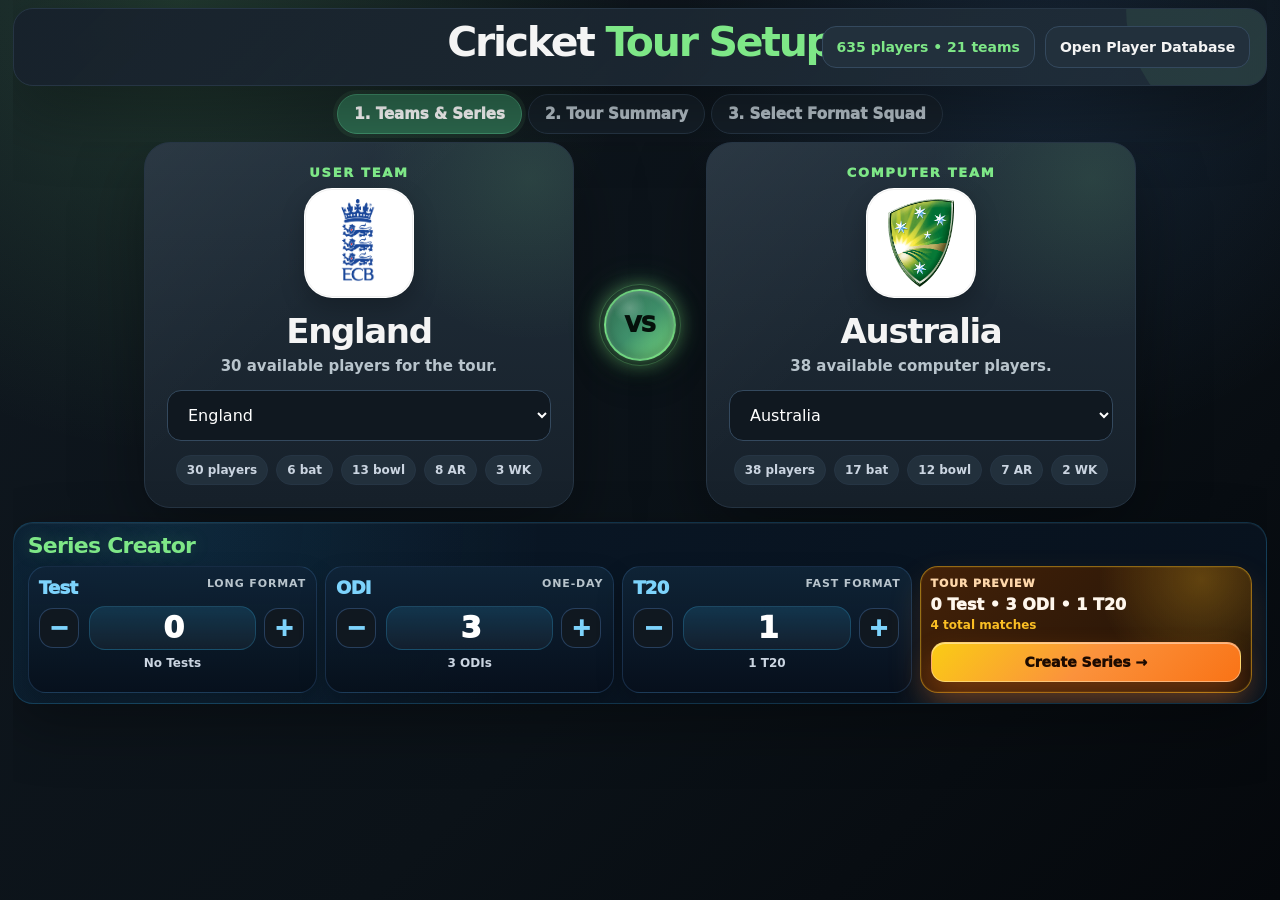
<file: index.html>
<!DOCTYPE html>
<html lang="en">
<head>
  <meta charset="UTF-8" />
  <meta name="viewport" content="width=device-width, initial-scale=1.0" />
  <title>Cricket Tour Setup - JSON Ready</title>
  <link rel="stylesheet" href="tour.css?v=1049" />
</head>
<body class="app-loading main-page">
  <main class="page">
    <section class="hero">
      <div>
        <h1 class="main-hero-title">Cricket <span>Tour Setup</span></h1>
      </div>

      <div class="hero-tools">
        <div class="database-row">
          <div class="database-pill" id="databaseCount">Looking for JSON...</div>

          <button 
            type="button" 
            class="secondary compact page-link" 
            onclick="window.location.href='player-database.html'"
          >
            Open Player Database
          </button>
        </div>

        <div class="data-source" id="dataSource">
          Put data/players.json inside this frontend folder.
        </div>

        <input 
          type="file" 
          id="jsonFileInput" 
          accept="application/json,.json" 
          hidden 
          onchange="handleJsonUpload(event)"
        >
      </div>
    </section>

    <nav class="steps" aria-label="Tour setup steps">
      <span class="step active" id="stepSetup">1. Teams & Series</span>
      <span class="step" id="stepSummary">2. Tour Summary</span>
      <span class="step" id="stepSquad">3. Select Format Squad</span>
    </nav>

    <section class="screen active" id="setupScreen">
      <div class="team-grid">
        <article class="team-card" id="userTeamCard">
          <div class="team-card-inner">
            <div class="team-label">User Team</div>

            <div class="logo-frame">
              <img id="userLogo" alt="User team official cricket logo">
              <div class="logo-fallback" id="userFallback"></div>
            </div>

            <h2 id="userTeamName">Choose Team</h2>
            <p id="userTeamDetails">Select your national team for the tour.</p>
            <select id="userTeamSelect"></select>
            <div class="team-stats" id="userTeamStats"></div>
          </div>
        </article>

        <div class="vs-card"><span>VS</span></div>

        <article class="team-card"  id="computerTeamCard">
          <div class="team-card-inner">
            <div class="team-label">Computer Team</div>

            <div class="logo-frame">
              <img id="computerLogo" alt="Computer team official cricket logo">
              <div class="logo-fallback" id="computerFallback"></div>
            </div>

            <h2 id="computerTeamName">Choose Team</h2>
            <p id="computerTeamDetails">Select the computer opponent.</p>
            <select id="computerTeamSelect"></select>
            <div class="team-stats" id="computerTeamStats"></div>
          </div>
        </article>
      </div>

      <section class="panel series-panel">
        <h2>Series Creator</h2>

        <div class="series-grid series-counter-grid">
          <input type="hidden" id="tests" value="0">
          <input type="hidden" id="odis" value="3">
          <input type="hidden" id="t20s" value="1">

          <div class="counter-card test-counter">
            <div class="counter-top">
              <span>Test</span>
              <small>Long Format</small>
            </div>

            <div class="counter-control">
              <button type="button" onclick="changeSeriesCount('tests', -1)">−</button>
              <strong id="testsCount">0</strong>
              <button type="button" onclick="changeSeriesCount('tests', 1)">+</button>
            </div>

            <div class="counter-bottom" id="testsLabel">No Tests</div>
          </div>

          <div class="counter-card odi-counter">
            <div class="counter-top">
              <span>ODI</span>
              <small>One-Day</small>
            </div>

            <div class="counter-control">
              <button type="button" onclick="changeSeriesCount('odis', -1)">−</button>
              <strong id="odisCount">3</strong>
              <button type="button" onclick="changeSeriesCount('odis', 1)">+</button>
            </div>

            <div class="counter-bottom" id="odisLabel">3 ODIs</div>
          </div>

          <div class="counter-card t20-counter">
            <div class="counter-top">
              <span>T20</span>
              <small>Fast Format</small>
            </div>

            <div class="counter-control">
              <button type="button" onclick="changeSeriesCount('t20s', -1)">−</button>
              <strong id="t20sCount">1</strong>
              <button type="button" onclick="changeSeriesCount('t20s', 1)">+</button>
            </div>

            <div class="counter-bottom" id="t20sLabel">1 T20</div>
          </div>

          <div class="series-create-card">
            <div>
              <span class="series-preview-label">Tour Preview</span>
              <strong id="seriesPreviewText">0 Test • 3 ODI • 1 T20</strong>
              <small id="seriesTotalText">4 total matches</small>
            </div>

            <button type="button" onclick="createSeries()">Create Series</button>
          </div>

          <div id="setupMsg" class="message error"></div>
        </div>
      </section>
    </section>

    <section class="screen" id="squadScreen">
      <button type="button" onclick="testComputerSquadPick()">
        Test Computer Squad Pick
      </button>

      <pre id="computerSquadTestOut"></pre>
      <div class="topline">
        <div>
          <h2 id="formatSquadTitle">Select Format Squad</h2>
        </div>

        <button class="secondary" onclick="showScreen('setup')">Back to Setup</button>
      </div>

      <section class="panel">
        <div class="squad-layout">
          <aside class="side-panel">
            <h3>Squad Rules</h3>
            <div class="chip-list">
              <div class="chip" id="selectedChip"><span>Selected</span><b>0</b></div>
              <div class="chip warn"><span>Minimum</span><b>12</b></div>
              <div class="chip good"><span>Maximum</span><b>18</b></div>
              <div class="chip" id="availableChip"><span>Available</span><b>0</b></div>
            </div>

            <div class="filters">
              <input type="text" id="searchBox" placeholder="Search player..." oninput="renderPlayerTable()">

              <select id="roleFilter" onchange="renderPlayerTable()">
                <option value="all">All roles</option>
                <option value="batsman">Batsmen</option>
                <option value="bowler">Bowlers</option>
                <option value="all-rounder">All-rounders</option>
                <option value="wicket-keeper">Wicket-keepers</option>
              </select>

              <button type="button" class="auto-user-squad-btn" onclick="autoPickUserSquad()">
                Auto Pick Squad
              </button>
            </div>

            <div class="actions">
              <button id="summaryBtn" onclick="finishSquad()" disabled>Save Squad</button>
              <button class="secondary" onclick="clearSquad()">Clear</button>
            </div>

            <div id="squadMsg" class="message error"></div>
          </aside>

          <div class="table-card">
            <table class="squad-table">
              <thead>
                <tr>
                  <th class="select-cell">Pick</th>

                  <th>
                    <button class="squad-sort-btn" data-squad-sort="name">
                      Player <span class="squad-sort-icon">↕</span>
                    </button>
                  </th>

                  <th>
                    <button class="squad-sort-btn" data-squad-sort="role">
                      Role <span class="squad-sort-icon">↕</span>
                    </button>
                  </th>

                  <th>
                    <button class="squad-sort-btn" data-squad-sort="batting">
                      Bat <span class="squad-sort-icon">↕</span>
                    </button>
                  </th>

                  <th>
                    <button class="squad-sort-btn" data-squad-sort="bowling">
                      Bowl <span class="squad-sort-icon">↕</span>
                    </button>
                  </th>

                  <th>
                    <button class="squad-sort-btn" data-squad-sort="fielding">
                      Field <span class="squad-sort-icon">↕</span>
                    </button>
                  </th>

                  <th>
                    <button class="squad-sort-btn" data-squad-sort="stamina">
                      Stamina <span class="squad-sort-icon">↕</span>
                    </button>
                  </th>

                  <th>
                    <button class="squad-sort-btn" data-squad-sort="fitness">
                      Fitness <span class="squad-sort-icon">↕</span>
                    </button>
                  </th>

                  <th>
                    <button class="squad-sort-btn" data-squad-sort="batStyle">
                      Bat Style <span class="squad-sort-icon">↕</span>
                    </button>
                  </th>

                  <th>
                    <button class="squad-sort-btn" data-squad-sort="bowlStyle">
                      Bowl Style <span class="squad-sort-icon">↕</span>
                    </button>
                  </th>
                </tr>
              </thead>

              <tbody id="playersTbody"></tbody>
            </table>
          </div>
        </div>
      </section>
    </section>

    <section class="screen" id="summaryScreen">
      <div class="schedule-page-header">
        <div>
          <h2>Tour Schedule</h2>
          <p id="scheduleSubTitle">Generated tour fixtures from your selected teams and formats.</p>
        </div>

        <div class="schedule-actions">
          <button class="secondary" onclick="showScreen('setup')">Back to setup</button>
          <button onclick="copyJson()">Copy Tour JSON</button>
          <button class="secondary" onclick="resetAll()">Start Over</button>
        </div>
      </div>

      <div class="tour-overview-card schedule-overview-outside">
        <div>
          <span class="overview-label">Tour</span>
          <h3 id="tourName">Tour Name</h3>
        </div>

        <div class="tour-overview-stats">
          <span id="tourTeamSummary">Teams</span>
          <span id="tourMatchSummary">Matches</span>
          <span id="tourSquadSummary">Squads</span>
        </div>
      </div>

      <section class="schedule-shell">
        <div id="scheduleList" class="schedule-list"></div>

        <details class="json-details">
          <summary>Saved Tour JSON</summary>
          <pre id="jsonOut"></pre>
        </details>

        <div id="copyMsg" class="message"></div>
      </section>
    </section>
  </main>

  <script src="tour.js?v=1049"></script>
</body>
</html>
</file>
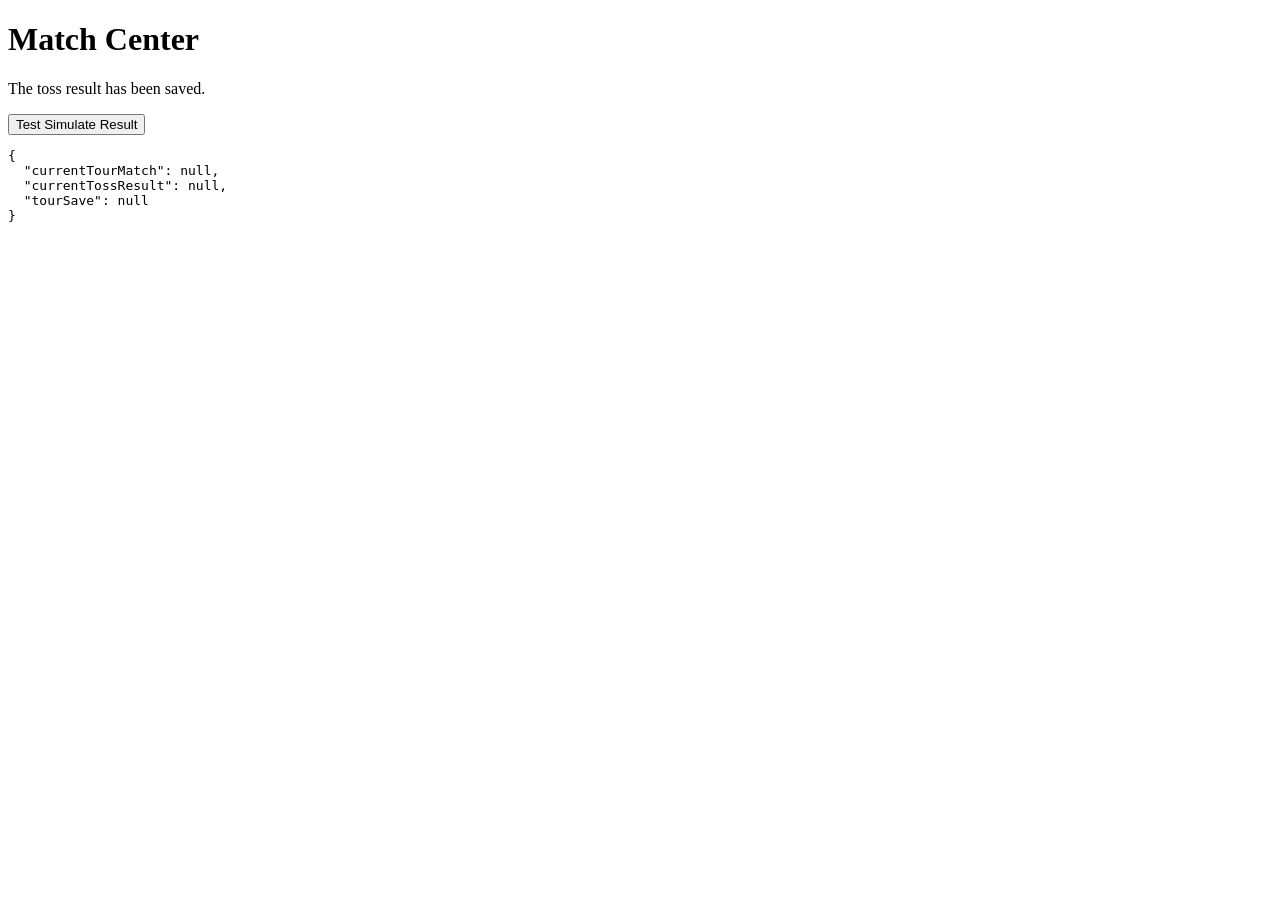
<file: match-center.html>
<!DOCTYPE html>
<html lang="en">
<head>
  <meta charset="UTF-8">
  <title>Match Center</title>
</head>
<body>
  <h1>Match Center</h1>
  <p>The toss result has been saved.</p>

  <button type="button" onclick="simulateMatchResultAndReturn()">
    Test Simulate Result
  </button>

  <pre id="out"></pre>

  <script>
    const TOUR_STORAGE_KEY = "cricketTourSetupSave_v1";

    function readJSON(key, fallback = null) {
      try {
        return JSON.parse(localStorage.getItem(key)) || fallback;
      } catch (error) {
        console.error("Could not read", key, error);
        return fallback;
      }
    }

    function writeJSON(key, value) {
      localStorage.setItem(key, JSON.stringify(value));
    }

    function getFullTeamNames(currentMatch) {
      const title = String(currentMatch?.match?.title || "");

      let titleTeamA = "";
      let titleTeamB = "";

      if (title.includes(" vs ")) {
        const mainPart = title.split(",")[0];
        const parts = mainPart.split(" vs ");
        titleTeamA = parts[0]?.trim() || "";
        titleTeamB = parts[1]?.trim() || "";
      }

      return {
        userTeam:
          currentMatch?.userTeam ||
          currentMatch?.teamA ||
          titleTeamA ||
          "Team A",

        computerTeam:
          currentMatch?.computerTeam ||
          currentMatch?.teamB ||
          titleTeamB ||
          "Team B"
      };
    }

    function buildFakeResult(currentMatch) {
      const teams = getFullTeamNames(currentMatch);
      const winner = Math.random() < 0.5 ? teams.userTeam : teams.computerTeam;

      const wonByWickets = Math.random() < 0.5;

      let marginText = "";

      if (wonByWickets) {
        const wickets = Math.floor(Math.random() * 8) + 1;
        marginText = `${wickets} wicket${wickets === 1 ? "" : "s"}`;
      } else {
        const runs = Math.floor(Math.random() * 190) + 10;
        marginText = `${runs} run${runs === 1 ? "" : "s"}`;
      }

      return {
        winner,
        marginText,
        resultText: `${winner} won by ${marginText}`,
        simulated: true,
        savedAt: new Date().toISOString()
      };
    }

    function simulateMatchResultAndReturn() {
      const currentMatch = readJSON("currentTourMatch", null);
      const tourSave = readJSON(TOUR_STORAGE_KEY, null);

      if (!currentMatch) {
        alert("No current match found.");
        return;
      }

      if (!tourSave) {
        alert("No saved tour found.");
        return;
      }

      const matchIndex = Number(
        currentMatch.matchIndex ??
        currentMatch.match?.matchIndex ??
        tourSave.tourProgress?.activeMatchIndex ??
        0
      );

      const result = buildFakeResult(currentMatch);

      if (!tourSave.tourProgress) {
        tourSave.tourProgress = {};
      }

      if (!Array.isArray(tourSave.tourProgress.completedMatchIndexes)) {
        tourSave.tourProgress.completedMatchIndexes = [];
      }

      if (!tourSave.tourProgress.completedMatchIndexes.includes(matchIndex)) {
        tourSave.tourProgress.completedMatchIndexes.push(matchIndex);
      }

      if (!tourSave.tourProgress.matchResults) {
        tourSave.tourProgress.matchResults = {};
      }

      tourSave.tourProgress.matchResults[String(matchIndex)] = {
        matchIndex,
        title: currentMatch.match?.title || "",
        format: currentMatch.format || currentMatch.match?.format || "",
        resultText: result.resultText,
        winner: result.winner,
        marginText: result.marginText,
        simulated: true,
        savedAt: result.savedAt
      };

      tourSave.tourProgress.activeMatchIndex = null;
      tourSave.currentScreen = "summary";

      currentMatch.result = {
        matchIndex,
        ...result
      };

      writeJSON("currentTourMatch", currentMatch);
      writeJSON(TOUR_STORAGE_KEY, tourSave);

      alert(result.resultText);

      window.location.href = "index.html";
    }

    function renderDebug() {
      document.getElementById("out").textContent = JSON.stringify({
        currentTourMatch: readJSON("currentTourMatch"),
        currentTossResult: readJSON("currentTossResult"),
        tourSave: readJSON(TOUR_STORAGE_KEY)
      }, null, 2);
    }

    renderDebug();
  </script>
</body>
</html>
</file>
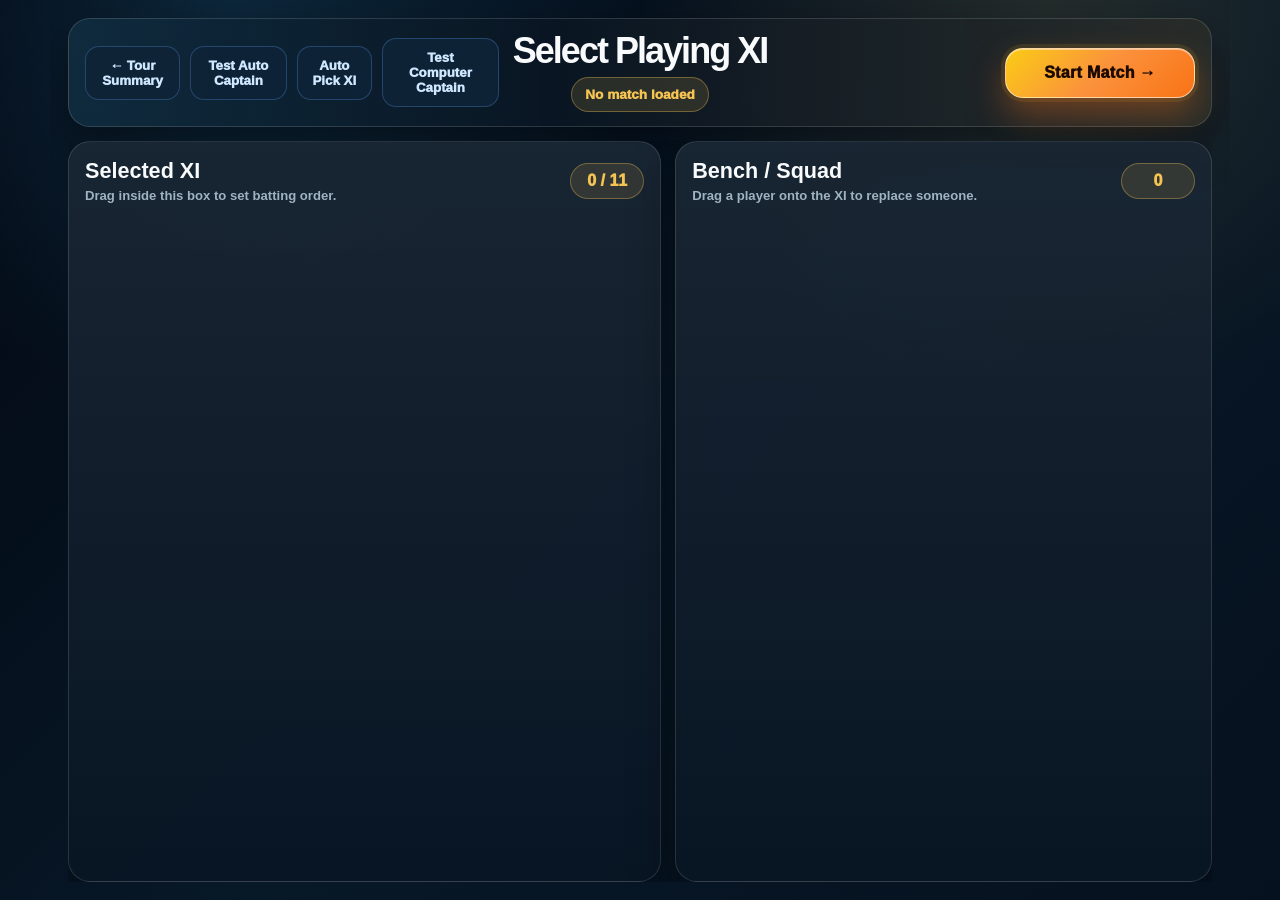
<file: select-xi.html>
<!DOCTYPE html>
<html lang="en">
<head>
  <meta charset="UTF-8" />
  <meta name="viewport" content="width=device-width, initial-scale=1.0" />
  <title>Select XI</title>

  <style>
    :root {
      --bg: #061018;
      --panel: #101820;
      --panel-2: #17212b;
      --line: rgba(255, 255, 255, 0.12);
      --text: #eef7f3;
      --muted: #8ca4ad;
      --green: #22c55e;
      --blue: #38bdf8;
      --gold: #f6c453;
      --shadow: 0 18px 45px rgba(0, 0, 0, 0.38);
      --radius: 22px;
    }

    * {
      box-sizing: border-box;
    }

    body {
      margin: 0;
      min-height: 100vh;
      font-family: Arial, Helvetica, sans-serif;
      color: var(--text);
      background:
        radial-gradient(circle at 20% 0%, rgba(34, 197, 94, 0.16), transparent 28%),
        radial-gradient(circle at 80% 0%, rgba(56, 189, 248, 0.12), transparent 30%),
        linear-gradient(135deg, #030a0f, #061823 52%, #03100b);
    }

    .page {
      width: min(1180px, 100%);
      margin: 0 auto;
      padding: 18px;
      min-height: 100vh;
      display: grid;
      grid-template-rows: auto 1fr;
      gap: 14px;
    }

    .topbar {
      display: flex;
      align-items: center;
      justify-content: space-between;
      gap: 14px;
      padding: 14px 16px;
      border: 1px solid var(--line);
      border-radius: var(--radius);
      background:
        linear-gradient(90deg, rgba(34, 197, 94, 0.10), transparent 38%, rgba(246, 196, 83, 0.09)),
        rgba(13, 27, 37, 0.86);
      box-shadow: var(--shadow);
    }

    .brand {
      display: flex;
      align-items: center;
      gap: 12px;
    }

    .logo {
      width: 46px;
      height: 46px;
      border-radius: 16px;
      display: grid;
      place-items: center;
      background: linear-gradient(135deg, var(--green), #0ea5e9);
      color: #00140a;
      font-weight: 950;
      font-size: 22px;
    }

    h1,
    h2,
    h3,
    p {
      margin: 0;
    }

    .title h1 {
      font-size: clamp(1.35rem, 3vw, 2rem);
      letter-spacing: -0.04em;
    }

    .title p {
      color: var(--muted);
      font-size: 0.88rem;
      margin-top: 3px;
      font-weight: 700;
    }

    .back-btn {
      border: 1px solid rgba(126, 231, 135, 0.45);
      background: rgba(34, 197, 94, 0.12);
      color: var(--green);
      border-radius: 14px;
      padding: 11px 13px;
      font-weight: 950;
      cursor: pointer;
    }

    .back-btn:hover {
      background: rgba(34, 197, 94, 0.22);
    }

    .main-grid {
      display: grid;
      grid-template-columns: 1fr 1.2fr 1fr;
      gap: 14px;
      min-height: 0;
    }

    .card {
      border: 1px solid var(--line);
      border-radius: var(--radius);
      background:
        linear-gradient(180deg, rgba(255, 255, 255, 0.065), transparent),
        rgba(9, 22, 33, 0.86);
      box-shadow: var(--shadow);
      padding: 16px;
    }

    .team-card {
      display: flex;
      flex-direction: column;
      gap: 12px;
    }

    .team-head {
      display: flex;
      justify-content: space-between;
      align-items: center;
      gap: 12px;
    }

    .team-name h2 {
      font-size: 1.55rem;
      line-height: 1;
    }

    .team-name p {
      color: var(--muted);
      font-size: 0.83rem;
      margin-top: 5px;
      font-weight: 800;
    }

    .badge {
      width: 58px;
      height: 58px;
      border-radius: 20px;
      display: grid;
      place-items: center;
      background: linear-gradient(135deg, var(--green), #d9f99d);
      color: #041017;
      font-weight: 950;
      font-size: 1.2rem;
    }

    .badge.away {
      background: linear-gradient(135deg, var(--gold), #ef4444);
    }

    .mini-stat-grid {
      display: grid;
      grid-template-columns: repeat(3, 1fr);
      gap: 8px;
    }

    .mini-stat {
      padding: 10px 8px;
      border-radius: 15px;
      background: rgba(255, 255, 255, 0.055);
      border: 1px solid var(--line);
      text-align: center;
    }

    .mini-stat b {
      display: block;
      font-size: 1.1rem;
    }

    .mini-stat span {
      color: var(--muted);
      font-size: 0.72rem;
      font-weight: 800;
    }

    .captain-box {
      padding: 12px;
      border-radius: 16px;
      background: rgba(34, 197, 94, 0.10);
      border: 1px solid rgba(34, 197, 94, 0.18);
    }

    .captain-box small {
      color: var(--muted);
      display: block;
      margin-bottom: 4px;
      font-weight: 800;
    }

    .captain-box strong {
      color: var(--green);
    }

    .center-card {
      display: flex;
      flex-direction: column;
      justify-content: space-between;
      gap: 14px;
      text-align: center;
    }

    .match-pill {
      display: inline-flex;
      align-items: center;
      justify-content: center;
      align-self: center;
      padding: 9px 13px;
      border: 1px solid rgba(246, 196, 83, 0.32);
      border-radius: 999px;
      background: rgba(246, 196, 83, 0.12);
      color: var(--gold);
      font-weight: 950;
      font-size: 0.85rem;
    }

    .dummy-box {
      border: 1px dashed rgba(255, 255, 255, 0.20);
      border-radius: 18px;
      padding: 22px;
      background: rgba(255, 255, 255, 0.045);
      display: grid;
      gap: 10px;
    }

    .dummy-box h2 {
      color: var(--green);
      font-size: 1.6rem;
      letter-spacing: -0.04em;
    }

    .dummy-box p {
      color: var(--muted);
      line-height: 1.45;
      font-weight: 700;
    }

    .xi-placeholder {
      display: grid;
      grid-template-columns: repeat(2, 1fr);
      gap: 8px;
      margin-top: 8px;
    }

    .slot {
      height: 34px;
      border-radius: 999px;
      display: flex;
      align-items: center;
      justify-content: center;
      background: rgba(255, 255, 255, 0.055);
      border: 1px solid var(--line);
      color: #cbd5e1;
      font-size: 0.78rem;
      font-weight: 850;
    }

    .start-btn {
      width: 100%;
      height: 48px;
      border: none;
      border-radius: 16px;
      background: linear-gradient(135deg, var(--green), #16a34a);
      color: #02120a;
      font-size: 1rem;
      font-weight: 1000;
      cursor: pointer;
      box-shadow: 0 12px 28px rgba(34, 197, 94, 0.22);
    }

    .start-btn:hover {
      transform: translateY(-1px);
      background: #7ee787;
    }

    .note {
      color: var(--muted);
      font-size: 0.8rem;
      font-weight: 750;
      line-height: 1.4;
    }

    @media (max-width: 920px) {
      .main-grid {
        grid-template-columns: 1fr;
      }

      .topbar {
        align-items: flex-start;
        flex-direction: column;
      }
    }

    /* =========================================================
   SELECT XI DRAG DROP PAGE
    ========================================================= */

    .xi-page-layout {
    flex: 1;
    min-height: 0;
    display: grid;
    grid-template-rows: auto minmax(0, 1fr) minmax(0, 1fr);
    gap: 14px;
    }

    .xi-control-card {
    display: flex;
    justify-content: space-between;
    align-items: center;
    gap: 14px;
    }

    .xi-control-card h2 {
    margin: 8px 0 4px;
    font-size: 1.45rem;
    color: var(--text);
    }

    .xi-control-card p {
    color: var(--muted);
    font-size: 0.86rem;
    font-weight: 700;
    }

    .xi-actions {
    display: flex;
    gap: 10px;
    align-items: center;
    flex-wrap: wrap;
    }

    .xi-box {
    min-height: 0;
    display: flex;
    flex-direction: column;
    overflow: hidden;
    }

    .xi-box-head {
    flex: 0 0 auto;
    display: flex;
    justify-content: space-between;
    align-items: center;
    gap: 12px;
    margin-bottom: 10px;
    }

    .xi-box-head h2 {
    margin: 0;
    font-size: 1.35rem;
    }

    .xi-box-head p {
    margin: 4px 0 0;
    color: var(--muted);
    font-size: 0.82rem;
    font-weight: 700;
    }

    .xi-count {
    min-width: 74px;
    text-align: center;
    padding: 8px 11px;
    border-radius: 999px;
    background: rgba(34, 197, 94, 0.12);
    border: 1px solid rgba(34, 197, 94, 0.28);
    color: var(--green);
    font-weight: 950;
    }

    .xi-list {
    flex: 1;
    min-height: 0;
    overflow-y: auto;
    display: grid;
    gap: 8px;
    padding-right: 4px;
    }

    .selected-xi-list {
    grid-template-columns: repeat(auto-fit, minmax(250px, 1fr));
    align-content: start;
    }

    .bench-xi-list {
    grid-template-columns: repeat(auto-fit, minmax(230px, 1fr));
    align-content: start;
    }

    .xi-player-card {
    display: grid;
    grid-template-columns: auto 1fr auto;
    gap: 10px;
    align-items: center;
    padding: 10px;
    border-radius: 16px;
    background: rgba(255, 255, 255, 0.055);
    border: 1px solid var(--line);
    cursor: grab;
    }

    .xi-player-card:active {
    cursor: grabbing;
    }

    .xi-player-card.dragging {
    opacity: 0.45;
    }

    .xi-rank {
    width: 34px;
    height: 34px;
    border-radius: 12px;
    display: grid;
    place-items: center;
    background: rgba(34, 197, 94, 0.15);
    color: var(--green);
    font-weight: 950;
    }

    .xi-player-main strong {
    display: block;
    font-size: 0.92rem;
    }

    .xi-player-main span {
    display: block;
    color: var(--muted);
    font-size: 0.76rem;
    margin-top: 3px;
    font-weight: 750;
    }

    .xi-player-rating {
    text-align: right;
    display: grid;
    gap: 3px;
    font-size: 0.72rem;
    color: #cbd5e1;
    font-weight: 850;
    }

    .xi-warning {
    color: #f6c453;
    }

    .start-btn:disabled {
    opacity: 0.45;
    cursor: not-allowed;
    }

    @media (max-width: 900px) {
    .xi-control-card {
        flex-direction: column;
        align-items: stretch;
    }

    .xi-actions {
        flex-direction: column;
        align-items: stretch;
    }

    .xi-actions button {
        width: 100%;
    }
    }


    /* =========================================================
   SELECT XI TWO-COLUMN NO-SCROLL LAYOUT
========================================================= */

    html,
    body {
    height: 100%;
    overflow: hidden;
    }

    .select-xi-page {
    height: 100vh;
    height: 100dvh;
    min-height: 0;
    overflow: hidden;
    display: grid;
    grid-template-rows: auto minmax(0, 1fr);
    gap: 14px;
    }

    /* Top header */
    .xi-topbar-new {
    min-height: 92px;
    display: grid;
    grid-template-columns: 1fr auto 1fr;
    align-items: center;
    gap: 14px;
    padding: 14px 16px;
    border: 1px solid var(--line);
    border-radius: var(--radius);
    background:
        linear-gradient(90deg, rgba(34, 197, 94, 0.10), transparent 38%, rgba(246, 196, 83, 0.09)),
        rgba(13, 27, 37, 0.88);
    box-shadow: var(--shadow);
    }

    .xi-header-left {
    display: flex;
    align-items: center;
    justify-content: flex-start;
    gap: 10px;
    }

    .xi-header-center {
    text-align: center;
    display: grid;
    justify-items: center;
    gap: 8px;
    }

    .xi-header-center h1 {
    font-size: clamp(1.55rem, 3vw, 2.25rem);
    letter-spacing: -0.055em;
    line-height: 1;
    }

    .xi-header-center .match-pill {
    max-width: 420px;
    white-space: nowrap;
    overflow: hidden;
    text-overflow: ellipsis;
    }

    .xi-header-right {
    display: flex;
    justify-content: flex-end;
    align-items: center;
    }

    .xi-header-right .start-btn {
    width: auto;
    min-width: 170px;
    padding: 0 18px;
    }

    /* Main two-column layout */
    .xi-two-column-layout {
    min-height: 0;
    overflow: hidden;
    display: grid;
    grid-template-columns: minmax(0, 1.05fr) minmax(0, 0.95fr);
    gap: 14px;
    }

    .xi-box {
    min-height: 0;
    overflow: hidden;
    display: flex;
    flex-direction: column;
    }

    .xi-box-head {
    flex: 0 0 auto;
    }

    .xi-list {
    flex: 1;
    min-height: 0;
    overflow-y: auto;
    padding-right: 6px;
    display: grid;
    grid-template-columns: 1fr;
    align-content: start;
    gap: 9px;
    }

    /* Make player rows feel like a scorecard list */
    .selected-xi-list,
    .bench-xi-list {
    grid-template-columns: 1fr !important;
    }

    .xi-player-card {
    min-height: 58px;
    border-radius: 18px;
    cursor: grab;
    }

    .xi-rank {
    width: 38px;
    height: 38px;
    border-radius: 13px;
    }

    .xi-player-main strong {
    font-size: 0.96rem;
    }

    .xi-player-main span {
    font-size: 0.78rem;
    }

    .xi-player-rating {
    min-width: 74px;
    }

    /* Better scrollbars inside boxes only */
    .xi-list::-webkit-scrollbar {
    width: 8px;
    }

    .xi-list::-webkit-scrollbar-track {
    background: rgba(255, 255, 255, 0.05);
    border-radius: 999px;
    }

    .xi-list::-webkit-scrollbar-thumb {
    background: rgba(34, 197, 94, 0.40);
    border-radius: 999px;
    }

    .xi-list::-webkit-scrollbar-thumb:hover {
    background: rgba(34, 197, 94, 0.65);
    }

    /* Disable old layout pieces if any remain */
    .topbar,
    .xi-control-card,
    .xi-page-layout {
    display: none !important;
    }

    /* But keep the new layout visible */
    .select-xi-page .xi-topbar-new,
    .select-xi-page .xi-two-column-layout {
    display: grid !important;
    }

    /* Responsive fallback */
    @media (max-width: 900px) {
    body {
        overflow: auto;
    }

    .select-xi-page {
        height: auto;
        min-height: 100vh;
        overflow: visible;
    }

    .xi-topbar-new {
        grid-template-columns: 1fr;
        text-align: center;
    }

    .xi-header-left,
    .xi-header-right {
        justify-content: center;
        flex-wrap: wrap;
    }

    .xi-two-column-layout {
        grid-template-columns: 1fr;
        overflow: visible;
    }

    .xi-box {
        min-height: 360px;
    }

    .xi-header-right .start-btn {
        width: 100%;
    }
    }

    /* =========================================================
   PLAYER OPTION POPUP
    ========================================================= */

    .player-option-modal {
    position: fixed;
    inset: 0;
    z-index: 9999;
    display: grid;
    place-items: center;
    background: rgba(0, 0, 0, 0.62);
    backdrop-filter: blur(6px);
    }

    .player-option-modal.hidden {
    display: none;
    }

    .player-option-box {
    width: min(420px, 92vw);
    border-radius: 24px;
    padding: 20px;
    background:
        radial-gradient(circle at 90% 0%, rgba(34, 197, 94, 0.16), transparent 34%),
        linear-gradient(180deg, rgba(23, 33, 43, 0.98), rgba(9, 22, 33, 0.98));
    border: 1px solid rgba(255, 255, 255, 0.14);
    box-shadow: 0 28px 90px rgba(0, 0, 0, 0.55);
    position: relative;
    }

    .player-option-close {
    position: absolute;
    top: 12px;
    right: 12px;
    width: 34px;
    height: 34px;
    border-radius: 12px;
    padding: 0;
    background: rgba(255, 255, 255, 0.08);
    color: white;
    }

    .player-option-box h2 {
    margin: 0;
    color: var(--green);
    font-size: 1.5rem;
    letter-spacing: -0.04em;
    }

    .player-option-box p {
    margin: 6px 0 16px;
    color: var(--muted);
    font-weight: 800;
    }

    .player-option-actions {
    display: grid;
    gap: 10px;
    }

    .player-option-actions button {
    height: 46px;
    border-radius: 16px;
    border: 1px solid rgba(126, 231, 135, 0.35);
    background: rgba(34, 197, 94, 0.12);
    color: var(--text);
    font-weight: 1000;
    }

    .player-option-actions button:hover {
    background: rgba(34, 197, 94, 0.22);
    }

    /* Prominent C / WK badges beside player name */

    /* =========================================================
   CIRCLE CAPTAIN / WK BADGES - Alternative
    ========================================================= */

    /* =========================================================
  /* =========================================================
   PERFECTLY CENTERED C / WK BADGES
   Replace old .xi-role-tag CSS with this
    ========================================================= */

    .xi-player-name-row {
    display: flex;
    align-items: center;
    gap: 7px;
    flex-wrap: nowrap;
    min-width: 0;
    }

    .xi-player-name-row strong {
    line-height: 1.15;
    min-width: 0;
    }

    /* Shared badge base */
    .xi-role-tag {
    flex: 0 0 auto;

    height: 22px;
    min-width: 26px;
    padding: 0 7px;

    display: inline-grid;
    place-items: center;

    border-radius: 7px;
    font-size: 11px;
    font-weight: 1000;
    line-height: 22px;

    text-align: center;
    vertical-align: middle;

    box-shadow: none;
    transform: translateY(0);
    }

    /* Captain badge */
    .xi-role-tag.captain {
    background: rgba(246, 196, 83, 0.18);
    border: 1px solid rgba(246, 196, 83, 0.65);
    color: #f6c453;
    }

    /* Wicketkeeper badge */
    .xi-role-tag.keeper {
    min-width: 34px;
    background: rgba(56, 189, 248, 0.16);
    border: 1px solid rgba(56, 189, 248, 0.62);
    color: #38bdf8;
    }


        /* Stronger C / WK badge colors only */

    .xi-role-tag.captain {
    background: #ffd60a !important;
    border: 1px solid #fff3b0 !important;
    color: #1a1200 !important;
    }

    .xi-role-tag.keeper {
    background: #00b4d8 !important;
    border: 1px solid #90e0ef !important;
    color: #001219 !important;
    }

    /* Slightly stronger when inside selected XI */

    .selected-xi-list .xi-role-tag.captain {
    background: #ffb703 !important;
    border-color: #ffd166 !important;
    color: #160a00 !important;
    }

    .selected-xi-list .xi-role-tag.keeper {
    background: #0096c7 !important;
    border-color: #48cae4 !important;
    color: #ffffff !important;
    }

    /* =========================================================
   SELECT XI COLOR REFRESH + START MATCH EMPHASIS
   Paste at bottom of select-xi.html style section
    ========================================================= */

    /* Less green, more navy/gold premium tone */
    :root {
    --bg: #07111c;
    --panel: #0f1b2a;
    --panel-2: #142235;
    --line: rgba(255, 255, 255, 0.13);
    --text: #eef7f3;
    --muted: #9fb3c1;
    --green: #22c55e;
    --blue: #38bdf8;
    --gold: #f6c453;
    --orange: #fb923c;
    --shadow: 0 18px 45px rgba(0, 0, 0, 0.38);
    }

    /* Background: cooler stadium look */
    body {
    background:
        radial-gradient(circle at 18% 0%, rgba(56, 189, 248, 0.16), transparent 30%),
        radial-gradient(circle at 82% 0%, rgba(246, 196, 83, 0.12), transparent 30%),
        linear-gradient(135deg, #030712, #071827 52%, #06111f) !important;
    }

    /* Header less green */
    .xi-topbar-new {
    background:
        linear-gradient(90deg, rgba(56, 189, 248, 0.12), transparent 42%, rgba(246, 196, 83, 0.12)),
        rgba(10, 22, 35, 0.92) !important;
    border-color: rgba(255, 255, 255, 0.14) !important;
    }

    /* Center title */
    .xi-header-center h1 {
    color: #f8fafc !important;
    }

    .xi-header-center .match-pill {
    background: rgba(246, 196, 83, 0.13) !important;
    border-color: rgba(246, 196, 83, 0.35) !important;
    color: #f6c453 !important;
    }

    /* Normal action buttons should be cooler blue/gray */
    .back-btn {
    background: rgba(15, 35, 55, 0.92) !important;
    border: 1px solid rgba(96, 165, 250, 0.28) !important;
    color: #cfe8ff !important;
    box-shadow: none !important;
    }

    .back-btn:hover {
    background: rgba(37, 99, 235, 0.22) !important;
    border-color: rgba(96, 165, 250, 0.55) !important;
    color: white !important;
    }

    /* Selected XI and Bench cards: more blue/navy, less green */
    .card {
    background:
        linear-gradient(180deg, rgba(255, 255, 255, 0.065), transparent),
        rgba(9, 22, 36, 0.92) !important;
    border-color: rgba(255, 255, 255, 0.13) !important;
    }

    .xi-box-head h2 {
    color: #f8fafc !important;
    }

    .xi-box-head p {
    color: #9fb3c1 !important;
    }

    /* Counts use gold/blue instead of green */
    .xi-count {
    background: rgba(246, 196, 83, 0.12) !important;
    border: 1px solid rgba(246, 196, 83, 0.34) !important;
    color: #f6c453 !important;
    }

    /* Player cards cooler */
    .xi-player-card {
    background:
        linear-gradient(180deg, rgba(255, 255, 255, 0.07), rgba(255, 255, 255, 0.035)),
        rgba(15, 32, 50, 0.84) !important;
    border: 1px solid rgba(255, 255, 255, 0.12) !important;
    }

    .xi-player-card:hover {
    border-color: rgba(56, 189, 248, 0.38) !important;
    background:
        linear-gradient(180deg, rgba(56, 189, 248, 0.10), rgba(255, 255, 255, 0.035)),
        rgba(15, 32, 50, 0.92) !important;
    }

    /* Rank boxes blue/gold instead of green */
    .xi-rank {
    background: rgba(56, 189, 248, 0.14) !important;
    border: 1px solid rgba(56, 189, 248, 0.28) !important;
    color: #38bdf8 !important;
    }

    .selected-xi-list .xi-rank {
    background: rgba(246, 196, 83, 0.14) !important;
    border-color: rgba(246, 196, 83, 0.34) !important;
    color: #f6c453 !important;
    }

    /* Player name less neon green */
    .xi-player-main strong {
    color: #f8fafc !important;
    }

    .xi-player-main span {
    color: #9fb3c1 !important;
    }

    /* START MATCH: make this the main button */
    .start-btn,
    .xi-header-right .start-btn {
    min-width: 190px !important;
    height: 50px !important;
    border-radius: 18px !important;
    border: 1px solid rgba(255, 237, 213, 0.70) !important;
    background:
        linear-gradient(135deg, #facc15, #fb923c, #f97316) !important;
    color: #1c0a00 !important;
    font-size: 1rem !important;
    font-weight: 1000 !important;
    letter-spacing: 0.02em !important;
    box-shadow:
        0 16px 34px rgba(249, 115, 22, 0.36),
        0 0 0 4px rgba(251, 191, 36, 0.10),
        inset 0 1px 0 rgba(255, 255, 255, 0.45) !important;
    }

    .start-btn:hover,
    .xi-header-right .start-btn:hover {
    background:
        linear-gradient(135deg, #fde047, #fb923c, #ea580c) !important;
    color: #130600 !important;
    border-color: rgba(255, 237, 213, 0.95) !important;
    box-shadow:
        0 18px 38px rgba(249, 115, 22, 0.48),
        0 0 0 5px rgba(251, 191, 36, 0.16) !important;
    }

    .start-btn::after {
    content: " →";
    font-weight: 1000;
    }

    .start-btn:disabled {
    background: rgba(100, 116, 139, 0.35) !important;
    color: rgba(255, 255, 255, 0.55) !important;
    border-color: rgba(255, 255, 255, 0.12) !important;
    box-shadow: none !important;
    }

    .start-btn:disabled::after {
    content: "";
    }

    /* Scrollbar now blue/gold */
    .xi-list::-webkit-scrollbar-thumb {
    background: rgba(56, 189, 248, 0.38) !important;
    }

    .xi-list::-webkit-scrollbar-thumb:hover {
    background: rgba(246, 196, 83, 0.55) !important;
    }
    </style>
</head>

<body>
  <div class="page select-xi-page">
    <header class="xi-topbar-new">
      <div class="xi-header-left">
        <button class="back-btn" onclick="goBackToSummary()">← Tour Summary</button>
        <button class="back-btn" onclick="testAutoPickCaptainOnly()">Test Auto Captain</button> 
        <button class="back-btn" onclick="autoPickBestXI()">Auto Pick XI</button>
        <button class="back-btn" onclick="testAutoPickComputerCaptainOnly()">Test Computer Captain</button>
      </div>

      <div class="xi-header-center">
        <h1>Select Playing XI</h1>
        <div class="match-pill" id="matchType">Match</div>
      </div>

      <div class="xi-header-right">
        <button class="start-btn" id="startMatchBtn" onclick="startMatchFromXI()">Start Match</button>
      </div>
    </header>

    <main class="xi-two-column-layout">
      <section class="card xi-box selected-xi-box">
        <div class="xi-box-head">
          <div>
            <h2>Selected XI</h2>
            <p>Drag inside this box to set batting order.</p>
          </div>

          <div class="xi-count" id="selectedCount">0 / 11</div>
        </div>

        <div
          class="xi-list selected-xi-list"
          id="selectedXiList"
          ondragover="allowDrop(event)"
          ondrop="handleListDrop(event, 'selected')"
        ></div>
      </section>

      <section class="card xi-box bench-xi-box">
        <div class="xi-box-head">
          <div>
            <h2>Bench / Squad</h2>
            <p>Drag a player onto the XI to replace someone.</p>
          </div>

          <div class="xi-count" id="benchCount">0</div>
        </div>

        <div
          class="xi-list bench-xi-list"
          id="benchList"
          ondragover="allowDrop(event)"
          ondrop="handleListDrop(event, 'bench')"
        ></div>
      </section>
    </main>
  </div>
  <div id="playerOptionModal" class="player-option-modal hidden">
    <div class="player-option-box">
        <button class="player-option-close" onclick="closePlayerOptionModal()">×</button>

        <h2 id="optionPlayerName">Player Name</h2>
        <p id="optionPlayerInfo">Role info</p>

        <div class="player-option-actions">
        <button onclick="makeSelectedPlayerCaptain()">Make Captain</button>
        <button onclick="makeSelectedPlayerWicketkeeper()">Set Wicketkeeper</button>
        </div>
    </div>
    </div>

    <script>
    let currentMatch = null;
    let selectedXI = [];
    let benchPlayers = [];
    let draggedInfo = null;

    let selectedOptionPlayer = null;
    let selectedOptionListName = null;
    let selectedOptionIndex = null;

    let captainPlayerId = null;
    let wicketkeeperPlayerId = null;
    let didDragPlayer = false;

    function getStoredTourMatch() {
        const raw = localStorage.getItem("currentTourMatch");

        if (!raw) return null;

        try {
        return JSON.parse(raw);
        } catch (error) {
        console.error("Could not read currentTourMatch:", error);
        return null;
        }
    }

    function getCurrentTourMatch() {
        return getStoredTourMatch();
    }

    function getPlayerKey(player) {
        return String(player?.id || player?.playerId || player?.name || player?.fullName);
    }

    function getPlayerName(player) {
        return player?.name || player?.fullName || "Unknown Player";
    }

    function getRoleGroup(player) {
        const role = String(player?.role || "").toLowerCase();
        const keeping = Number(player?.attributes?.fielding?.keeping) || 0;

        if (role.includes("wicket") || role.includes("keeper") || role.includes("wk") || keeping >= 14) {
        return "wicketkeeper";
        }

        if (role.includes("all-rounder") || role.includes("all rounder") || role.includes("allrounder")) {
        return "all-rounder";
        }

        if (role.includes("bowler")) {
        return "bowler";
        }

        return "batsman";
    }

    function getBat(player) {
        return Number(player?.attributes?.overall?.batting_overall) || 0;
    }

    function getBowl(player) {
        return Number(player?.attributes?.overall?.bowling_overall) || 0;
    }

    function getField(player) {
        const f = player?.attributes?.fielding || {};

        const values = [
        Number(f.catching) || 0,
        Number(f.reflexes) || 0,
        Number(f.groundFielding) || 0,
        Number(f.throwPower) || 0,
        Number(f.throwAccuracy) || 0
        ];

        return Math.round(values.reduce((sum, value) => sum + value, 0) / values.length);
    }

    function getKeeping(player) {
        return Number(player?.attributes?.fielding?.keeping) || 0;
    }

    function getPlayerScore(player) {
        const group = getRoleGroup(player);
        const bat = getBat(player);
        const bowl = getBowl(player);
        const field = getField(player);
        const keeping = getKeeping(player);

        if (group === "wicketkeeper") {
        return bat * 5 + keeping * 3 + field;
        }

        if (group === "all-rounder") {
        return Math.max(bat, bowl) * 4 + Math.min(bat, bowl) * 3 + field;
        }

        if (group === "bowler") {
        return bowl * 5 + field;
        }

        return bat * 5 + field;
    }

    function safeCaptainNumber(value, fallback = 0) {
    const numberValue = Number(value);
    return Number.isFinite(numberValue) ? numberValue : fallback;
}

    function getCaptainAttribute(player, key, fallback = 0) {
        return safeCaptainNumber(
            player?.attributes?.mental?.[key] ??
            player?.mental?.[key] ??
            player?.[key],
            fallback
        );
    }

    function getLeadership(player) {
        return getCaptainAttribute(player, "leadership", 0);
    }

    function getTemperament(player) {
        return getCaptainAttribute(player, "temperament", 0);
    }

    function getJudgement(player) {
        return getCaptainAttribute(player, "judgement", 0);
    }

    function getCaptainScore(player) {
        const leadership = getLeadership(player);
        const temperament = getTemperament(player);
        const judgement = getJudgement(player);
        const playerScore = safeCaptainNumber(getPlayerScore(player), 0);

        const role = String(getRoleGroup(player) || "").toLowerCase();

        let roleBonus = 0;

        if (role.includes("all-rounder") || role.includes("all rounder")) {
            roleBonus += 4;
        }

        if (role.includes("batsman") || role.includes("batter")) {
            roleBonus += 2;
        }

        if (role.includes("wicket")) {
            roleBonus += 1;
        }

        return (
            leadership * 4 +
            temperament * 1.5 +
            judgement * 1.5 +
            playerScore * 0.25 +
            roleBonus
        );
    }

    function pickDefaultCaptain(players) {
        if (!Array.isArray(players) || players.length === 0) {
            return null;
        }

        return [...players].sort((a, b) => {
            const scoreDiff = getCaptainScore(b) - getCaptainScore(a);

            if (scoreDiff !== 0) {
                return scoreDiff;
            }

            return safeCaptainNumber(getPlayerScore(b), 0) - safeCaptainNumber(getPlayerScore(a), 0);
        })[0];
    }
    
    function addBest(result, used, pool, amount, scoreFunction) {
        const ranked = pool
        .filter(player => !used.has(getPlayerKey(player)))
        .sort((a, b) => scoreFunction(b) - scoreFunction(a));

        for (const player of ranked) {
        if (amount <= 0) break;

        result.push(player);
        used.add(getPlayerKey(player));
        amount--;
        }
    }

    function sortBattingOrder(players) {
        return [...players].sort((a, b) => {
        const posA = Number(a.primaryBattingPosition);
        const posB = Number(b.primaryBattingPosition);

        const estimatedA = Number.isFinite(posA) && posA > 0 ? posA : estimateBattingPosition(a);
        const estimatedB = Number.isFinite(posB) && posB > 0 ? posB : estimateBattingPosition(b);

        if (estimatedA !== estimatedB) {
            return estimatedA - estimatedB;
        }

        return getBat(b) - getBat(a);
        });
    }

    function estimateBattingPosition(player) {
        const group = getRoleGroup(player);

        if (group === "batsman") return 3;
        if (group === "wicketkeeper") return 6;
        if (group === "all-rounder") return 7;
        return 10;
    }

    function pickDefaultXI(squad) {
        const players = Array.isArray(squad) ? squad : [];

        const result = [];
        const used = new Set();

        const wicketkeepers = players.filter(player => getRoleGroup(player) === "wicketkeeper");
        const batsmen = players.filter(player => getRoleGroup(player) === "batsman");
        const allrounders = players.filter(player => getRoleGroup(player) === "all-rounder");
        const bowlers = players.filter(player => getRoleGroup(player) === "bowler");

        addBest(result, used, wicketkeepers, 1, player => getBat(player) * 5 + getKeeping(player) * 3);
        addBest(result, used, batsmen, 5, player => getBat(player) * 5 + getField(player));
        addBest(result, used, allrounders, 2, player => getPlayerScore(player));
        addBest(result, used, bowlers, 3, player => getBowl(player) * 5 + getField(player));

        const remaining = players
        .filter(player => !used.has(getPlayerKey(player)))
        .sort((a, b) => getPlayerScore(b) - getPlayerScore(a));

        for (const player of remaining) {
        if (result.length >= 11) break;
        result.push(player);
        used.add(getPlayerKey(player));
        }

        return sortBattingOrder(result.slice(0, 11));
    }

    function getTourSave() {
        const raw = localStorage.getItem("cricketTourSetupSave_v1");

        if (!raw) return null;

        try {
            return JSON.parse(raw);
        } catch (error) {
            console.error("Could not read saved tour:", error);
            return null;
        }
        }

    function getFormatKey(format) {
        const text = String(format || "").toLowerCase();

        if (text.includes("test")) return "Test";
        if (text.includes("odi")) return "ODI";
        return "T20";
    }


    function buildFreshMatchTitle(oldTitle, userTeam, computerTeam, formatKey) {
        const text = String(oldTitle || "");

        let suffix = "";

        if (text.includes(",")) {
            suffix = "," + text.split(",").slice(1).join(",");
        } else {
            suffix = `, 1st ${formatKey === "T20" ? "T20I" : formatKey}`;
        }

        return `${userTeam} vs ${computerTeam}${suffix}`;
    }

    function syncCurrentMatchIdentity(matchData, tourSave, formatKey) {
        if (!matchData) return matchData;

        /*
            IMPORTANT:
            currentTourMatch is the fresh object made by tour.js.
            tourSave may be stale until the user goes back to Tour Summary.
            So currentMatch teams must win first.
        */
        const userTeam =
            matchData.userTeam ||
            matchData.teamA ||
            tourSave?.userTeam ||
            "Team A";

        const computerTeam =
            matchData.computerTeam ||
            matchData.teamB ||
            tourSave?.computerTeam ||
            "Team B";

        const freshTitle = buildFreshMatchTitle(
            matchData.match?.title,
            userTeam,
            computerTeam,
            formatKey
        );

        return {
            ...matchData,

            userTeam,
            computerTeam,
            teamA: userTeam,
            teamB: computerTeam,

            match: {
            ...(matchData.match || {}),
            format: formatKey,
            title: freshTitle
            }
        };
    }

    function getMatchingFormatSquad(tourSave, matchData, formatKey) {
        if (!tourSave || !matchData) return null;

        const currentUserTeam =
            matchData.userTeam ||
            matchData.teamA ||
            "";

        const currentComputerTeam =
            matchData.computerTeam ||
            matchData.teamB ||
            "";

        /*
            Only trust tourSave.formatSquads if tourSave belongs to the same teams.
            If not, use currentTourMatch.userSquad/currentTourMatch.computerSquad.
        */
        const teamsMatch =
            (!currentUserTeam || tourSave.userTeam === currentUserTeam) &&
            (!currentComputerTeam || tourSave.computerTeam === currentComputerTeam);

        if (!teamsMatch) return null;

        return tourSave.formatSquads?.[formatKey] || null;
        }

    function loadPage() {
        // Always reload fresh data from localStorage.
        currentMatch = getCurrentTourMatch();
        if (!currentMatch) {
            document.getElementById("matchType").textContent = "No match loaded";
            return;
        }



        const tourSave = getTourSave();

        const formatKey = getFormatKey(
            currentMatch.format ||
            currentMatch.match?.format ||
            "ODI"
        );
        currentMatch = syncCurrentMatchIdentity(currentMatch, tourSave, formatKey);


        captainPlayerId = 
            currentMatch.captainPlayerId ||
            (currentMatch.captain ? getPlayerKey(currentMatch.captain) : null);

        wicketkeeperPlayerId =
            currentMatch.wicketkeeperPlayerId ||
            (currentMatch.wicketkeeper ? getPlayerKey(currentMatch.wicketkeeper) : null);
        
        const latestFormatSquad = getMatchingFormatSquad(tourSave, currentMatch, formatKey);
        // Important:
        // Use the newest format squad from cricketTourSetupSave_v1.
        // Only fall back to currentMatch.userSquad if nothing else exists.
        const squad = Array.isArray(latestFormatSquad?.userSquad)
            ? latestFormatSquad.userSquad
            : Array.isArray(currentMatch.userSquad)
            ? currentMatch.userSquad
            : [];

        const computerSquad = Array.isArray(latestFormatSquad?.computerSquad)
            ? latestFormatSquad.computerSquad
            : Array.isArray(currentMatch.computerSquad)
            ? currentMatch.computerSquad
            : [];

        currentMatch.format = formatKey;
        currentMatch.userSquad = squad;
        currentMatch.computerSquad = computerSquad;

        // Reset selected XI from the newest 18-player squad.
        // This prevents old XI from staying after squad changes.
        selectedXI = pickDefaultXI(squad);

        const selectedKeys = new Set(selectedXI.map(getPlayerKey));

        if (!captainPlayerId || !selectedKeys.has(captainPlayerId)) {
            const defaultCaptain = pickDefaultCaptain(selectedXI);
            captainPlayerId = defaultCaptain ? getPlayerKey(defaultCaptain) : null;
        }

        if (!wicketkeeperPlayerId || !selectedKeys.has(wicketkeeperPlayerId)) {
            const keeper = selectedXI.find(player => getRoleGroup(player) === "wicketkeeper");
            wicketkeeperPlayerId = keeper ? getPlayerKey(keeper) : null;
        }

        benchPlayers = squad.filter(player => !selectedKeys.has(getPlayerKey(player)));

        document.getElementById("matchType").textContent =
            `${currentMatch.match?.format || formatKey} • ${currentMatch.match?.title || "Tour Match"}`;
        
            
        saveDraftXI();
        renderXIPage();
        }

    function renderXIPage() {
        const selectedList = document.getElementById("selectedXiList");
        const benchList = document.getElementById("benchList");

        selectedList.innerHTML = selectedXI.map((player, index) => {
        return renderPlayerCard(player, "selected", index);
        }).join("");

        benchList.innerHTML = benchPlayers.map((player, index) => {
        return renderPlayerCard(player, "bench", index);
        }).join("");

        document.getElementById("selectedCount").textContent = `${selectedXI.length} / 11`;
        document.getElementById("benchCount").textContent = `${benchPlayers.length}`;

        const startBtn = document.getElementById("startMatchBtn");

        if (startBtn) {
        startBtn.disabled = selectedXI.length !== 11;
        }
    }

    function renderPlayerCard(player, listName, index) {
        const playerId = getPlayerKey(player);

        const rankHtml = listName === "selected"
            ? `<div class="xi-rank">${index + 1}</div>`
            : `<div class="xi-rank">+</div>`;

        const role = getRoleGroup(player);

        const captainTag = playerId === captainPlayerId
            ? `<span class="xi-role-tag captain">C</span>`
            : "";

        const keeperTag = playerId === wicketkeeperPlayerId
            ? `<span class="xi-role-tag keeper">WK</span>`
            : "";

        const nameTags = `${captainTag}${keeperTag}`;

        return `
            <div
            class="xi-player-card"
            draggable="true"
            data-list="${listName}"
            data-index="${index}"
            onclick="handlePlayerCardClick(event, '${listName}', ${index})"
            ondragstart="handleDragStart(event, '${listName}', ${index})"
            ondragend="handleDragEnd(event)"
            ondragover="allowDrop(event)"
            ondrop="handleCardDrop(event, '${listName}', ${index})"
            >
            ${rankHtml}

            <div class="xi-player-main">
                <div class="xi-player-name-row">
                    <strong>${getPlayerName(player)}</strong>
                    ${nameTags}
                </div>

                <span>${role} • ${player.battingHand || "-"} hand bat • ${player.bowlingStyle || "Does Not Bowl"}</span>
            </div>

            <div class="xi-player-rating">
                <div>Bat ${getBat(player)}</div>
                <div>Bowl ${getBowl(player)}</div>
            </div>
            </div>
        `;
    }



    function handlePlayerCardClick(event, listName, index) {
        if (didDragPlayer) return;

        const list = getList(listName);
        const player = list[index];

        if (!player) return;

        selectedOptionPlayer = player;
        selectedOptionListName = listName;
        selectedOptionIndex = index;

        document.getElementById("optionPlayerName").textContent = getPlayerName(player);
        document.getElementById("optionPlayerInfo").textContent =
            `${getRoleGroup(player)} • Bat ${getBat(player)} • Bowl ${getBowl(player)} • Field ${getField(player)}`;

        const modal = document.getElementById("playerOptionModal");
        modal.classList.remove("hidden");
    }

    function closePlayerOptionModal() {
        const modal = document.getElementById("playerOptionModal");
        modal.classList.add("hidden");

        selectedOptionPlayer = null;
        selectedOptionListName = null;
        selectedOptionIndex = null;
    }

    function makeSelectedPlayerCaptain() {
        if (!selectedOptionPlayer) return;

        if (selectedOptionListName !== "selected") {
            alert("Captain must be in the selected XI.");
            return;
        }

        captainPlayerId = getPlayerKey(selectedOptionPlayer);

        saveDraftXI();
        renderXIPage();
        closePlayerOptionModal();
    }

    function makeSelectedPlayerWicketkeeper() {
        if (!selectedOptionPlayer) return;

        if (selectedOptionListName !== "selected") {
            alert("Wicketkeeper must be in the selected XI.");
            return;
        }

        wicketkeeperPlayerId = getPlayerKey(selectedOptionPlayer);

        saveDraftXI();
        renderXIPage();
        closePlayerOptionModal();
    }
   
    function handleDragStart(event, listName, index) {
        didDragPlayer = true;

        draggedInfo = {
            listName,
            index
        };

        event.currentTarget.classList.add("dragging");
        event.dataTransfer.effectAllowed = "move";
    }

    function handleDragEnd(event) {
        event.currentTarget.classList.remove("dragging");

        setTimeout(() => {
            didDragPlayer = false;
        }, 80);
    }

    function allowDrop(event) {
        event.preventDefault();
    }

    function handleCardDrop(event, targetListName, targetIndex) {
        event.preventDefault();
        event.stopPropagation();

        if (!draggedInfo) return;

        const fromListName = draggedInfo.listName;
        const fromIndex = draggedInfo.index;

        if (fromListName === targetListName) {
        reorderWithinSameList(targetListName, fromIndex, targetIndex);
        } else {
        swapBetweenLists(fromListName, fromIndex, targetListName, targetIndex);
        }

        draggedInfo = null;
        saveDraftXI();
        renderXIPage();
    }

    function handleListDrop(event, targetListName) {
        event.preventDefault();

        if (event.target.closest(".xi-player-card")) {
        return;
        }

        if (!draggedInfo) return;

        const fromListName = draggedInfo.listName;
        const fromIndex = draggedInfo.index;

        if (fromListName === targetListName) {
        moveToEnd(targetListName, fromIndex);
        } else {
        moveBetweenLists(fromListName, fromIndex, targetListName);
        }

        draggedInfo = null;
        saveDraftXI();
        renderXIPage();
    }

    function getList(listName) {
        return listName === "selected" ? selectedXI : benchPlayers;
    }

    function reorderWithinSameList(listName, fromIndex, targetIndex) {
        const list = getList(listName);
        const [movedPlayer] = list.splice(fromIndex, 1);
        list.splice(targetIndex, 0, movedPlayer);
    }

    function moveToEnd(listName, fromIndex) {
        const list = getList(listName);
        const [movedPlayer] = list.splice(fromIndex, 1);
        list.push(movedPlayer);
    }

    function swapBetweenLists(fromListName, fromIndex, targetListName, targetIndex) {
        const fromList = getList(fromListName);
        const targetList = getList(targetListName);

        const fromPlayer = fromList[fromIndex];
        const targetPlayer = targetList[targetIndex];

        fromList[fromIndex] = targetPlayer;
        targetList[targetIndex] = fromPlayer;
    }

    function moveBetweenLists(fromListName, fromIndex, targetListName) {
        const fromList = getList(fromListName);
        const targetList = getList(targetListName);

        if (targetListName === "selected" && selectedXI.length >= 11) {
        alert("Selected XI already has 11 players. Drop onto a selected player to swap.");
        return;
        }

        const [movedPlayer] = fromList.splice(fromIndex, 1);
        targetList.push(movedPlayer);
    }

    function autoPickBestXI() {
        if (!currentMatch || !Array.isArray(currentMatch.userSquad)) {
        alert("No user squad loaded.");
        return;
        }

        selectedXI = pickDefaultXI(currentMatch.userSquad);

        const selectedKeys = new Set(selectedXI.map(getPlayerKey));
        benchPlayers = currentMatch.userSquad.filter(player => !selectedKeys.has(getPlayerKey(player)));

        const defaultCaptain = pickDefaultCaptain(selectedXI);
        captainPlayerId = defaultCaptain ? getPlayerKey(defaultCaptain) : null;

        const keeper = selectedXI.find(player => getRoleGroup(player) === "wicketkeeper");
        wicketkeeperPlayerId = keeper ? getPlayerKey(keeper) : null;

        saveDraftXI();
        renderXIPage();
    }

    function saveDraftXI() {
        if (!currentMatch) return;

        currentMatch.selectedUserXI = selectedXI;
        currentMatch.userBench = benchPlayers;

        currentMatch.captainPlayerId = captainPlayerId;
        currentMatch.wicketkeeperPlayerId = wicketkeeperPlayerId;

        currentMatch.captain =
            selectedXI.find(player => getPlayerKey(player) === captainPlayerId) || null;

        currentMatch.wicketkeeper =
            selectedXI.find(player => getPlayerKey(player) === wicketkeeperPlayerId) || null;

        currentMatch.battingOrder = selectedXI.map((player, index) => ({
            position: index + 1,
            playerId: getPlayerKey(player),
            name: getPlayerName(player)
        }));

        localStorage.setItem("currentTourMatch", JSON.stringify(currentMatch));
    }

    function startMatchFromXI() {
        if (!currentMatch) {
            alert("No match loaded.");
            return;
        }

        if (selectedXI.length !== 11) {
            alert("You need exactly 11 players in the Selected XI.");
            return;
        }

        const freshTourSave = getTourSave();
        const freshCurrentMatch = getCurrentTourMatch();

        const activeFormat = getFormatKey(
            freshCurrentMatch?.format ||
            freshCurrentMatch?.match?.format ||
            currentMatch.format ||
            currentMatch.match?.format ||
            "ODI"
        );

        const activeMatchIndex = Number(
            freshCurrentMatch?.matchIndex ??
            currentMatch.matchIndex ??
            0
        );

       
       const freshFormatSquad = getMatchingFormatSquad(
            freshTourSave,
            freshCurrentMatch || currentMatch,
            activeFormat
            );

            /*
            Use matching tourSave squad only if valid.
            Otherwise, use the squad already loaded into currentTourMatch.
            */
        const latestUserSquad = Array.isArray(freshFormatSquad?.userSquad)
            ? freshFormatSquad.userSquad
            : Array.isArray(freshCurrentMatch?.userSquad)
            ? freshCurrentMatch.userSquad
            : Array.isArray(currentMatch?.userSquad)
            ? currentMatch.userSquad
            : [];

        const latestComputerSquad = Array.isArray(freshFormatSquad?.computerSquad)
            ? freshFormatSquad.computerSquad
            : Array.isArray(freshCurrentMatch?.computerSquad)
            ? freshCurrentMatch.computerSquad
            : Array.isArray(currentMatch?.computerSquad)
            ? currentMatch.computerSquad
            : [];

        if (latestUserSquad.length < 11 || latestComputerSquad.length < 11) {
            alert("Could not find enough players for this match. Go back to Tour Summary and select the format squad again.");
            return;
        } 



        const latestUserKeys = new Set(latestUserSquad.map(getPlayerKey));
        const selectedStillValid = selectedXI.every(player => latestUserKeys.has(getPlayerKey(player)));

        if (!selectedStillValid) {
            alert("Your selected XI used an older squad. The page will reload with the newest squad.");
            loadPage();
            return;
        }

        const selectedComputerXI = pickDefaultXI(latestComputerSquad);
        const computerCaptain = pickDefaultCaptain(selectedComputerXI);
        const computerCaptainPlayerId = computerCaptain ? getPlayerKey(computerCaptain) : null;

        currentMatch = {
            ...(freshCurrentMatch || currentMatch),

            matchIndex: activeMatchIndex,
            format: activeFormat,

            userSquad: latestUserSquad,
            computerSquad: latestComputerSquad,

            selectedUserXI: selectedXI,
            userBench: benchPlayers,

            selectedComputerXI: selectedComputerXI,

            computerCaptainPlayerId: computerCaptainPlayerId,
            computerCaptain: computerCaptain,

            battingOrder: selectedXI.map((player, index) => ({
                position: index + 1,
                playerId: getPlayerKey(player),
                name: getPlayerName(player)
            })),

            computerBattingOrder: selectedComputerXI.map((player, index) => ({
                position: index + 1,
                playerId: getPlayerKey(player),
                name: getPlayerName(player)
            })),

            xiConfirmed: true,
            xiConfirmedAt: new Date().toISOString()
        };

        /* Important: rewrite teams and match title using the newest saved tour */
        currentMatch = syncCurrentMatchIdentity(currentMatch, freshTourSave, activeFormat);

        currentMatch.captainPlayerId = captainPlayerId;
        currentMatch.wicketkeeperPlayerId = wicketkeeperPlayerId;

        currentMatch.captain =
            selectedXI.find(player => getPlayerKey(player) === captainPlayerId) || null;

        currentMatch.wicketkeeper =
            selectedXI.find(player => getPlayerKey(player) === wicketkeeperPlayerId) || null;

        localStorage.setItem("currentTourMatch", JSON.stringify(currentMatch));

        localStorage.removeItem("currentTossResult");
        window.location.href = `toss.html?v=${Date.now()}`;
    }

    function goBackToSummary() {
        window.location.href = "index.html";
    }

    let xiPageLoadedOnce = false;

    function testAutoPickCaptainOnly() {
        if (!currentMatch) {
            currentMatch = getCurrentTourMatch();
        }

        if (!currentMatch) {
            alert("No current match loaded.");
            return;
        }

        let testXI = [];

        if (Array.isArray(selectedXI) && selectedXI.length > 0) {
            testXI = selectedXI;
        } else if (Array.isArray(currentMatch.selectedUserXI) && currentMatch.selectedUserXI.length > 0) {
            testXI = currentMatch.selectedUserXI;
        } else if (Array.isArray(currentMatch.userSquad) && currentMatch.userSquad.length >= 11) {
            testXI = pickDefaultXI(currentMatch.userSquad);
            selectedXI = testXI;

            const selectedKeys = new Set(selectedXI.map(getPlayerKey));
            benchPlayers = currentMatch.userSquad.filter(player => !selectedKeys.has(getPlayerKey(player)));
        }

        if (!testXI.length) {
            alert("No XI found to test captain picker.");
            return;
        }

        const ranked = [...testXI]
            .map(player => {
                return {
                    player,
                    name: getPlayerName(player),
                    role: getRoleGroup(player),
                    leadership: getLeadership(player),
                    temperament: getTemperament(player),
                    judgement: getJudgement(player),
                    captainScore: Math.round(safeCaptainNumber(getCaptainScore(player), 0) * 100) / 100
                };
            })
            .sort((a, b) => b.captainScore - a.captainScore);

        const picked = ranked[0]?.player || null;

        if (!picked) {
            alert("Captain picker failed.");
            return;
        }

        captainPlayerId = getPlayerKey(picked);

        currentMatch.captainPlayerId = captainPlayerId;
        currentMatch.captain = picked;

        saveDraftXI();
        renderXIPage();

        console.table(
            ranked.map((row, index) => ({
                rank: index + 1,
                name: row.name,
                role: row.role,
                leadership: row.leadership,
                temperament: row.temperament,
                judgement: row.judgement,
                playerScore: row.playerScore,
                captainScore: row.captainScore
            }))
        );

        alert(
            "AUTO CAPTAIN TEST\n\n" +
            "Picked: " + getPlayerName(picked) + "\n" +
            "Captain Score: " + ranked[0].captainScore + "\n" +
            "Leadership: " + ranked[0].leadership + "\n" +
            "Temperament: " + ranked[0].temperament + "\n" +
            "Judgement: " + ranked[0].judgement + "\n\n" +
            "Full ranking printed in console."
        );
    }

    function testAutoPickComputerCaptainOnly() {
        if (!currentMatch) {
            currentMatch = getCurrentTourMatch();
        }

        if (!currentMatch) {
            alert("No current match loaded.");
            return;
        }

        let computerXI = [];

        if (Array.isArray(currentMatch.selectedComputerXI) && currentMatch.selectedComputerXI.length > 0) {
            computerXI = currentMatch.selectedComputerXI;
        } else if (Array.isArray(currentMatch.computerSquad) && currentMatch.computerSquad.length >= 11) {
            computerXI = pickDefaultXI(currentMatch.computerSquad);
            currentMatch.selectedComputerXI = computerXI;
        }

        if (!computerXI.length) {
            alert("No computer XI found to test captain picker.");
            return;
        }

        const ranked = [...computerXI]
            .map(player => ({
                player,
                name: getPlayerName(player),
                role: getRoleGroup(player),
                leadership: getLeadership(player),
                temperament: getTemperament(player),
                judgement: getJudgement(player),
                playerScore: Math.round(safeCaptainNumber(getPlayerScore(player), 0)),
                captainScore: Math.round(safeCaptainNumber(getCaptainScore(player), 0) * 100) / 100
            }))
            .sort((a, b) => b.captainScore - a.captainScore);

        const picked = ranked[0]?.player || null;

        if (!picked) {
            alert("Computer captain picker failed.");
            return;
        }

        currentMatch.computerCaptainPlayerId = getPlayerKey(picked);
        currentMatch.computerCaptain = picked;

        localStorage.setItem("currentTourMatch", JSON.stringify(currentMatch));

        console.table(
            ranked.map((row, index) => ({
                rank: index + 1,
                name: row.name,
                role: row.role,
                leadership: row.leadership,
                temperament: row.temperament,
                judgement: row.judgement,
                playerScore: row.playerScore,
                captainScore: row.captainScore
            }))
        );

        alert(
            "AUTO COMPUTER CAPTAIN TEST\n\n" +
            "Picked: " + getPlayerName(picked) + "\n" +
            "Captain Score: " + ranked[0].captainScore + "\n" +
            "Leadership: " + ranked[0].leadership + "\n" +
            "Temperament: " + ranked[0].temperament + "\n" +
            "Judgement: " + ranked[0].judgement + "\n\n" +
            "Full ranking printed in console."
        );
    }

    document.addEventListener("DOMContentLoaded", () => {
    xiPageLoadedOnce = true;
    loadPage();
    });

    window.addEventListener("pageshow", (event) => {
    if (event.persisted || xiPageLoadedOnce) {
        loadPage();
    }
    });

    </script>
</body>
</html>
</file>
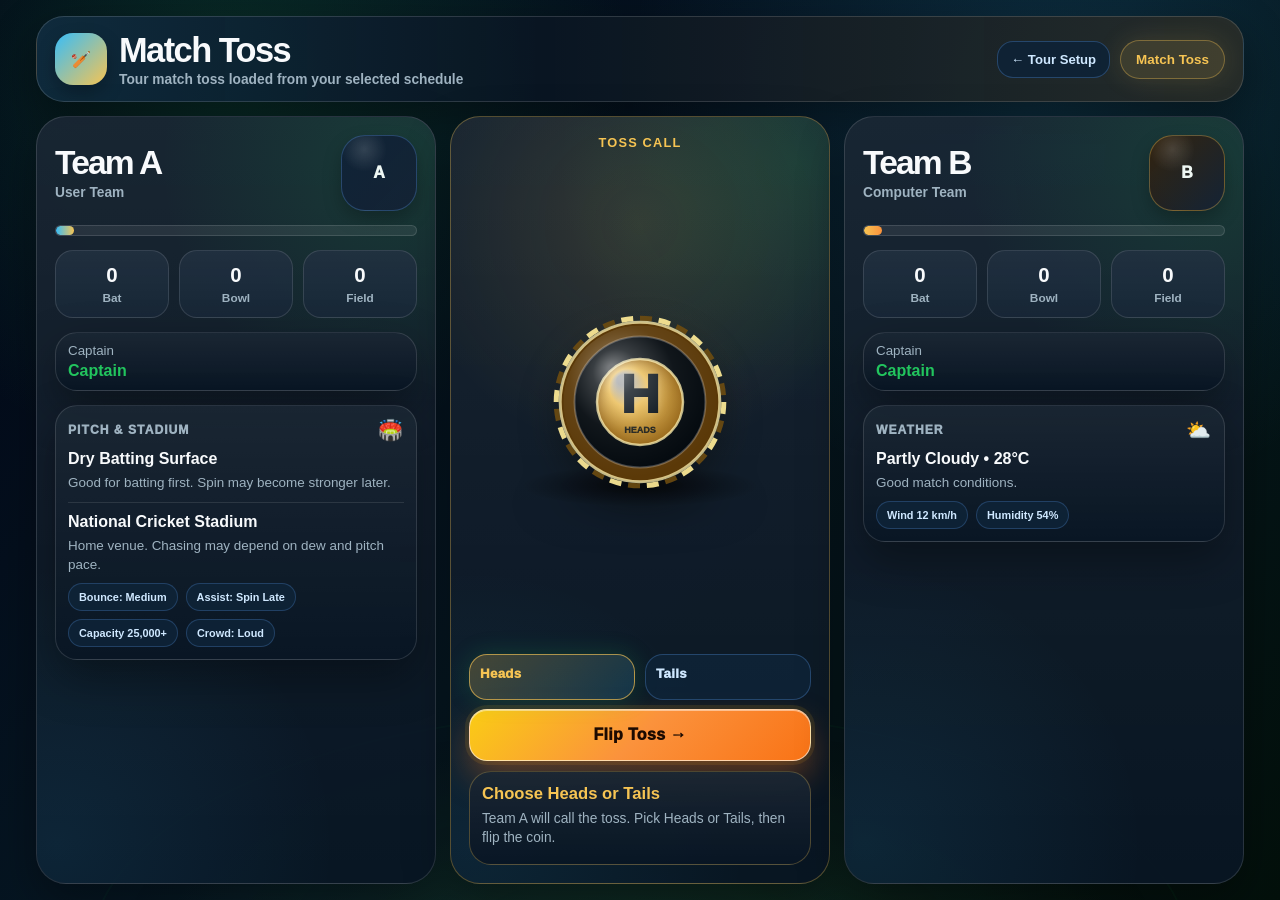
<file: toss.html>
<html lang="en"><head>
  <meta charset="UTF-8">
  <meta name="viewport" content="width=device-width, initial-scale=1.0">
  <title>Match Toss</title>
  <link rel="stylesheet" href="toss.css?v=17">
</head>
<body>
  <div class="stadium-lights">
    <div class="beam left"></div>
    <div class="beam center"></div>
    <div class="beam right"></div>
  </div>
  <div class="field-glow"></div>

  <div class="page">
    <header class="topbar">
      <div class="brand">
        <div class="logo">🏏</div>
        <div class="title">
          <h1>Match Toss</h1>
          <p>Tour match toss loaded from your selected schedule</p>
        </div>
      </div>
      <div style="display:flex; gap:10px; align-items:center; flex-wrap:wrap; position:relative; z-index:3;">
        <a class="back-btn" href="index.html">← Tour Setup</a>
        <div class="match-pill" id="matchType">Loading Match...</div>
      </div>
    </header>

    <main class="main-grid">
      <section class="card team-card">
        <div class="team-head">
          <div class="team-name">
            <h2 id="teamAName">Team A</h2>
            <p id="teamASub">User Team</p>
          </div>
          <div class="team-badge" id="teamABadge">A</div>
        </div>
        <div class="power-meter"><div class="power-fill" id="teamAPower"></div></div>
        <div class="team-stats">
          <div class="stat"><b id="teamABat">0</b><span>Bat</span></div>
          <div class="stat"><b id="teamABowl">0</b><span>Bowl</span></div>
          <div class="stat"><b id="teamAField">0</b><span>Field</span></div>
        </div>
        <div class="captain-box"><small>Captain</small><strong id="teamACaptain">Captain</strong></div>
        <div class="team-info-box venue-inside-team">
            <div class="team-info-head">
                <span>Pitch & Stadium</span>
                <b>🏟️</b>
            </div>

            <h3 id="pitchTitle">Dry Batting Surface</h3>
            <p id="pitchText">Good for batting first. Spin may become stronger later.</p>

            <div class="venue-divider"></div>

            <h3 id="stadiumName">Melbourne Cricket Ground, Melbourne</h3>
            <p id="stadiumText">Home venue. Chasing may depend on dew and pitch pace.</p>

            <div class="mini-tags compact-tags">
                <span class="tag gold" id="pitchBounce">Bounce: Medium</span>
                <span class="tag green" id="pitchAssist">Assist: Spin Late</span>
                <span class="tag" id="stadiumCapacity">Capacity 25,000+</span>
                <span class="tag green" id="stadiumCrowd">Crowd: Loud</span>
            </div>
        </div>
      </section>

      <section class="card toss-center">
        <div class="toss-top-row  toss-title-centered">
          <div>
            <div class="section-label">Toss Call</div>
          </div>
        </div>

        <div class="coin-area" id="coinArea">
          <div class="coin-stage"></div>
          <div class="energy-ring"></div>
          <div class="energy-ring ring-two"></div>
          <canvas id="coinCanvas" width="325" height="325" aria-label="Animated cricket toss coin"></canvas>
        </div>

        <div>
          <div class="choice-row" id="choiceRow">
            <button id="headsBtn" onclick="selectCall('Heads')" class="active">Heads</button>
            <button id="tailsBtn" onclick="selectCall('Tails')">Tails</button>
          </div>

          <button class="toss-btn" id="flipBtn" onclick="doToss()">Flip Toss</button>

          <button
            class="toss-btn continue-btn"
            id="continueBtn"
            onclick="goToMatchCenter()"
            style="display: none;"
          >
            Continue to Match Center
          </button>

          <div class="decision-row" id="decisionRow">
            <button onclick="chooseDecision('Bat')">Bat First</button>
            <button onclick="chooseDecision('Bowl')">Bowl First</button>
          </div>
          <div class="result-box flash-result" id="resultBox" style="margin-top: 10px;">
            <h3 id="resultTitle">Choose Heads or Tails</h3>
            <p id="resultText">Pick your toss call, then flip the coin.</p>
          </div>
        </div>
      </section>

      <section class="card team-card">
        <div class="team-head">
          <div class="team-name">
            <h2 id="teamBName">Team B</h2>
            <p id="teamBSub">Computer Team</p>
          </div>
          <div class="team-badge away" id="teamBBadge">B</div>
        </div>
        <div class="power-meter"><div class="power-fill away-fill" id="teamBPower"></div></div>
        <div class="team-stats">
          <div class="stat"><b id="teamBBat">0</b><span>Bat</span></div>
          <div class="stat"><b id="teamBBowl">0</b><span>Bowl</span></div>
          <div class="stat"><b id="teamBField">0</b><span>Field</span></div>
        </div>
        <div class="captain-box"><small>Captain</small><strong id="teamBCaptain">Captain</strong></div>
        <div class="team-info-box weather-inside-team">
            <div class="team-info-head">
                <span>Weather</span>
                <b>⛅</b>
            </div>

            <h3 id="weatherTitle">Partly Cloudy • 28°C</h3>
            <p id="weatherText">Good match conditions.</p>

            <div class="mini-tags compact-tags">
                <span class="tag blue" id="weatherWind">Wind 12 km/h</span>
                <span class="tag" id="weatherHumidity">Humidity 54%</span>
            </div>
        
        </div>

      </section>
    </main>


  </div>
  <script src="toss.js?v=17"></script>


</body></html>
</file>
<file: tour.css>
:root {
      --bg: #101820;
      --bg-2: #17212b;
      --panel: #17212b;
      --panel-2: #22303c;
      --panel-3: #243447;
      --border: #263544;
      --border-2: #34495e;
      --text: #f4f4f4;
      --muted: #b8c4cc;
      --accent: #7ee787;
      --accent-dark: #2d6a4f;
      --accent-hover: #40916c;
      --blue: #60a5fa;
      --cyan: #22d3ee;
      --danger: #d62828;
      --warning: #f77f00;
      --shadow: 0 24px 70px rgba(0, 0, 0, 0.35);
      --radius: 24px;
    }

    * { box-sizing: border-box; }

    body {
      margin: 0;
      font-family: Inter, ui-sans-serif, system-ui, -apple-system, BlinkMacSystemFont, "Segoe UI", Arial, Helvetica, sans-serif;
      overflow: hidden;
      background:
        radial-gradient(circle at 14% 0%, rgba(126, 231, 135, 0.16), transparent 32%),
        radial-gradient(circle at 82% 8%, rgba(96, 165, 250, 0.12), transparent 28%),
        linear-gradient(135deg, var(--bg), #0b1218 58%, #05080c);
      color: var(--text);
      height: 100vh;
    }

    button, input, select { font: inherit; }

    .page {
      width: min(1500px, 98vw);
      height: 100vh;
      margin: 0 auto;
      padding: 10px 0;
      display: flex;
      flex-direction: column;
      gap: 10px;
      overflow: hidden;
    }

    .hero {
      flex: 0 0 auto;
      display: flex;
      justify-content: space-between;
      gap: 14px;
      align-items: center;
      background: linear-gradient(135deg, rgba(23, 33, 43, 0.96), rgba(34, 48, 60, 0.82));
      border: 1px solid var(--border);
      border-radius: 20px;
      padding: 12px 16px;
      box-shadow: var(--shadow);
      margin-bottom: 0;
      overflow: hidden;
      position: relative;
    }

    .hero::after {
      content: "";
      position: absolute;
      width: 260px;
      height: 260px;
      right: -120px;
      top: -130px;
      background: rgba(126, 231, 135, 0.08);
      border-radius: 999px;
      pointer-events: none;
    }

    .hero h1 {
      margin: 0;
      font-size: clamp(28px, 3.2vw, 42px);
      line-height: 0.95;
      letter-spacing: -0.055em;
      color: var(--text);
    }

    .hero h1 span { color: var(--accent); }

    .hero p {
      margin: 5px 0 0;
      color: var(--muted);
      max-width: 820px;
      font-weight: 650;
      line-height: 1.28;
      font-size: 13px;
    }

    .database-pill {
      position: relative;
      z-index: 1;
      background: var(--panel-2);
      border: 1px solid var(--border-2);
      color: var(--accent);
      padding: 10px 13px;
      border-radius: 14px;
      font-weight: 900;
      white-space: nowrap;
      font-size: 13px;
    }

    .hero-tools {
      position: relative;
      z-index: 1;
      display: grid;
      gap: 7px;
      justify-items: end;
      min-width: 235px;
    }

    .data-source {
      display: none;
    }

    button.compact {
      padding: 9px 12px;
      border-radius: 13px;
      font-size: 12px;
    }

    .steps {
      flex: 0 0 auto;
      display: flex;
      flex-wrap: wrap;
      gap: 8px;
      margin-bottom: 0;
    }

    .step {
      background: rgba(23, 33, 43, 0.86);
      color: var(--muted);
      border: 1px solid var(--border);
      padding: 7px 11px;
      border-radius: 999px;
      font-size: 13px;
      font-weight: 850;
    }

    .step.active {
      background: var(--accent-dark);
      color: white;
      border-color: var(--accent-hover);
      box-shadow: 0 0 0 4px rgba(126, 231, 135, 0.08);
    }

    .screen { display: none; }
    .screen.active { flex: 1; min-height: 0; overflow: hidden; }

      .team-grid {
      display: grid;
      grid-template-columns: 320px 64px 320px;
      gap: 14px;
      justify-content: center;
      align-items: stretch;
      margin: 0 auto 10px;
      min-height: 0;
    }

    .team-card {
      min-height: 260px;
      max-width: 340px;
      background:
        radial-gradient(circle at 90% 10%, rgba(126, 231, 135, 0.11), transparent 32%),
        linear-gradient(180deg, rgba(34, 48, 60, 0.96), rgba(23, 33, 43, 0.98));
      border: 1px solid var(--border);
      border-radius: 18px;
      padding: 8px;
      box-shadow: var(--shadow);
      position: relative;
      overflow: hidden;
      display: flex;
      flex-direction: column;
      justify-content: center;
      text-align: center;
    }

    .team-card::before {
      content: "";
      position: absolute;
      inset: 0;
      background: linear-gradient(135deg, rgba(255, 255, 255, 0.045), transparent 42%);
      pointer-events: none;
    }

    .team-card-inner {
      position: relative;
      z-index: 1;
      display: grid;
      justify-items: center;
    }

    .team-label {
      color: var(--accent);
      font-size: 13px;
      font-weight: 950;
      text-transform: uppercase;
      letter-spacing: 0.13em;
      margin-bottom: 8px;
    }

    .logo-frame {
      width: 100px;
      height: 100px;
      border-radius: 18px;
      background: linear-gradient(135deg, #05080c, #17212b);
      border: 1px solid var(--border-2);
      display: grid;
      place-items: center;
      box-shadow: inset 0 0 0 1px rgba(126, 231, 135, 0.08), 0 10px 24px rgba(0, 0, 0, 0.24);
      margin-bottom: 8px;
      overflow: hidden;
    }

    .logo-frame img {
      max-width: 90px;
      max-height: 90px;
      object-fit: contain;
      display: block;
    }

    .logo-fallback {
      display: none;
      width: 88px;
      height: 88px;
      border-radius: 14px;
      border: 2px solid var(--accent-dark);
      background: var(--panel-2);
      color: var(--accent);
      align-items: center;
      justify-content: center;
      text-align: center;
      font-size: 18px;
      font-weight: 1000;
      letter-spacing: -0.04em;
    }

    .team-card h2 {
      margin: 0;
      font-size: 20px;
      line-height: 1;
      letter-spacing: -0.04em;
      color: var(--text);
    }

    .team-card p {
      margin: 5px 0 8px;
      color: var(--muted);
      line-height: 1.25;
      font-size: 12px;
      font-weight: 650;
    }

    .team-stats {
      display: flex;
      justify-content: center;
      flex-wrap: wrap;
      gap: 6px;
      margin-top: 10px;
    }

    .mini-stat,
    .badge {
      display: inline-flex;
      align-items: center;
      justify-content: center;
      gap: 5px;
      padding: 5px 8px;
      border-radius: 999px;
      background: var(--panel-2);
      border: 1px solid var(--border);
      color: #cbd5e1;
      font-size: 11px;
      font-weight: 850;
      white-space: nowrap;
    }

    .badge.green { background: var(--accent-dark); color: white; border-color: var(--accent-hover); }
    .badge.blue { background: #1d4ed8; color: white; border-color: #2563eb; }
    .badge.warn { background: #92400e; color: white; border-color: #b45309; }

    .vs-card {
      width: 64px;
      border-radius: 22px;
      border: 1px solid var(--border);
      background: rgba(23, 33, 43, 0.82);
      display: grid;
      place-items: center;
      box-shadow: var(--shadow);
    }

    .vs-card span {
      width: 46px;
      height: 46px;
      border-radius: 999px;
      background: var(--accent-dark);
      color: white;
      display: grid;
      place-items: center;
      font-size: 16px;
      font-weight: 1000;
      border: 1px solid var(--accent-hover);
      box-shadow: 0 10px 24px rgba(0, 0, 0, 0.26);
    }

    .panel {
      background: rgba(23, 33, 43, 0.95);
      border: 1px solid var(--border);
      border-radius: 20px;
      padding: 14px;
      box-shadow: var(--shadow);
      margin-bottom: 0;
    }

    .panel h2 {
      margin: 0;
      font-size: 24px;
      letter-spacing: -0.035em;
      color: var(--accent);
    }

    .muted { color: var(--muted); margin: 8px 0 0; font-weight: 650; line-height: 1.45; }

    .series-grid {
      display: grid;
      grid-template-columns: repeat(4, 1fr);
      gap: 10px;
      margin: 10px 0;
    }

    .format-card {
      background: var(--panel-2);
      border: 1px solid var(--border);
      border-radius: 16px;
      padding: 10px;
    }

    .format-card label {
      display: block;
      color: var(--accent);
      font-weight: 900;
      margin-bottom: 8px;
    }

    select, input[type="text"], input[type="file"] {
      width: 100%;
      padding: 12px 13px;
      border-radius: 14px;
      border: 1px solid var(--border-2);
      background: #101820;
      color: white;
      outline: none;
      font-size: 15px;
    }

    select:focus, input:focus {
      border-color: var(--accent);
      box-shadow: 0 0 0 4px rgba(126, 231, 135, 0.10);
    }

    .actions { display: flex; flex-wrap: wrap; gap: 12px; align-items: center; margin-top: 14px; }

    button {
      cursor: pointer;
      border: 1px solid var(--accent-hover);
      background: var(--accent-dark);
      color: white;
      padding: 13px 18px;
      border-radius: 16px;
      font-weight: 950;
      box-shadow: 0 12px 28px rgba(45, 106, 79, 0.25);
    }

    button:hover { background: var(--accent-hover); }
    button.secondary { background: var(--panel-2); border-color: var(--border-2); color: var(--text); box-shadow: none; }
    button.secondary:hover { background: var(--panel-3); }
    button:disabled { opacity: 0.45; cursor: not-allowed; }

    .message {
      display: none;
      margin-top: 14px;
      padding: 12px 14px;
      border-radius: 14px;
      background: var(--panel-2);
      border: 1px solid var(--border-2);
      color: var(--text);
      font-weight: 850;
    }
    .message.show { display: block; }
    .message.error { border-color: var(--danger); color: #fecaca; }

    .topline { flex: 0 0 auto; display:flex; justify-content:space-between; align-items:center; gap:12px; margin:0; padding:0 3px; }
    .topline h2 { margin:0; font-size:clamp(26px,3vw,36px); letter-spacing:-0.055em; }
    .topline p { margin:4px 0 0; color:var(--muted); font-size:13px; font-weight:650; line-height:1.25; }

    #setupScreen.active { display: grid; grid-template-rows: minmax(0, 1fr) auto; gap: 10px; }
    #squadScreen.active, #summaryScreen.active { display: flex; flex-direction: column; gap: 10px; }
    #squadScreen > .panel { flex: 1; min-height: 0; overflow: hidden; display: flex; }
    #summaryScreen > .panel { flex: 1; min-height: 0; overflow: auto; }

    .squad-layout { flex: 1; min-height: 0; display: grid; grid-template-columns: minmax(235px, 286px) minmax(0, 1fr); gap: 12px; align-items: stretch; }
    .side-panel { position: static; min-height: 0; overflow: auto; background: var(--panel-2); border: 1px solid var(--border); border-radius: 18px; padding: 14px; }
    .side-panel h3 { margin: 0; color: var(--accent); font-size: 20px; }
    .chip-list { display:grid; gap:8px; margin:10px 0; }
    .chip { display:flex; justify-content:space-between; gap:10px; align-items:center; padding:9px 11px; border-radius:13px; background:#101820; border:1px solid var(--border); color:#cbd5e1; font-weight:900; }
    .chip.good b { color: var(--accent); }
    .chip.warn b { color: #facc15; }
    .chip.bad b { color: #fecaca; }
    .filters { display:grid; gap:8px; }

    .table-card { height: 100%; min-height: 0; overflow: auto; border: 1px solid var(--border); border-radius: 18px; background: var(--panel); }
    table { width:100%; border-collapse: collapse; min-width: 0; table-layout: fixed; }
    thead { background: var(--panel-2); position: sticky; top: 0; z-index: 2; }
    th, td { padding: 8px 6px; border-bottom: 1px solid var(--border); text-align:left; vertical-align: middle; font-size:12px; line-height:1.18; overflow-wrap:anywhere; }
    th { color: var(--accent); font-weight: 950; font-size:10.5px; text-transform:uppercase; letter-spacing:.035em; }
    tbody tr:hover { background: var(--panel-3); }
    tr.selected-row { background: rgba(45, 106, 79, 0.34); }
    .select-cell { width: 44px; text-align: center; }
    .select-cell input { width:18px; height:18px; accent-color: var(--accent-dark); cursor:pointer; }
    th:nth-child(2), td:nth-child(2) { width: 22%; }
    th:nth-child(3), td:nth-child(3) { width: 10%; }
    th:nth-child(4), td:nth-child(4),
    th:nth-child(5), td:nth-child(5),
    th:nth-child(6), td:nth-child(6),
    th:nth-child(7), td:nth-child(7),
    th:nth-child(8), td:nth-child(8) { width: 7%; text-align:center; }
    th:nth-child(9), td:nth-child(9),
    th:nth-child(10), td:nth-child(10) { width: 10%; text-align:center; }
    .player-name { color: var(--accent); font-weight: 950; display:block; }
    .tiny { color: var(--muted); font-size: 10.5px; font-weight: 750; margin-top: 3px; line-height:1.2; }
    .role-badge { width: 100%; justify-content:center; white-space:normal; line-height:1.05; }

    .stat-cell { text-align:center; }
    .rating-card {
      display: inline-grid;
      place-items: center;
      min-width: 48px;
      height: 34px;
      margin: 0 auto;
      padding: 0 8px;
      border-radius: 13px;
      background: linear-gradient(180deg, rgba(16, 24, 32, .98), rgba(5, 8, 12, .98));
      border: 1px solid var(--border-2);
      box-shadow: inset 0 1px 0 rgba(255,255,255,.06), 0 8px 18px rgba(0,0,0,.20);
    }
    .rating-number {
      display:block;
      font-weight:1000;
      font-size:16px;
      line-height:1;
      letter-spacing:-.05em;
      text-shadow: 0 1px 10px rgba(0,0,0,.35);
    }
    .rating-card.elite { border-color: rgba(126, 231, 135, .75); background: linear-gradient(180deg, rgba(45,106,79,.55), rgba(16,24,32,.95)); }
    .rating-card.elite .rating-number { color: #b7ffbf; }
    .rating-card.high { border-color: rgba(126, 231, 135, .48); }
    .rating-card.high .rating-number { color: var(--accent); }
    .rating-card.mid { border-color: rgba(250, 204, 21, .48); }
    .rating-card.mid .rating-number { color: #facc15; }
    .rating-card.low { border-color: rgba(254, 202, 202, .40); }
    .rating-card.low .rating-number { color: #fecaca; }

    .playstyle-pill { display:inline-flex; align-items:center; justify-content:center; width:100%; max-width:118px; min-height:26px; padding:4px 7px; border-radius:999px; font-size:10.5px; line-height:1.12; font-weight:900; color:white; white-space:normal; overflow-wrap:anywhere; text-align:center; }
    .ps-slogger { background:#d62828; } .ps-balanced { background:#2d6a4f; } .ps-anchor { background:#1d4ed8; } .ps-finisher { background:#f77f00; } .ps-runner { background:#0891b2; } .ps-pinch { background:#c026d3; } .ps-wall { background:#475569; } .ps-swing { background:#38bdf8;color:#08111f; } .ps-hitdeck { background:#92400e; } .ps-shortball { background:#7c3aed; } .ps-death { background:#7f1d1d; } .ps-classical { background:#4338ca; } .ps-flat { background:#65a30d; } .ps-mystery { background:#9333ea; } .ps-containment { background:#0f766e; } .ps-wicketkeeper { background:#0d9488; } .ps-none { background:#334155; }

    .summary-grid { display:grid; grid-template-columns: 1fr 1fr; gap: 12px; }

/* Page navigation links */
.page-link,
.back-link {
  display: inline-flex;
  align-items: center;
  justify-content: center;
  text-decoration: none;
  border: 1px solid var(--border-2);
  background: var(--panel-2);
  color: var(--text);
  box-shadow: none;
  font-weight: 950;
}

.page-link:hover,
.back-link:hover {
  background: var(--panel-3);
}



/* Make squad table text easier to read */
#playersTbody .player-name {
  font-size: 15px;
  font-weight: 1000;
  line-height: 1.15;
  color: var(--accent);
}

#playersTbody .tiny {
  font-size: 12px;
  font-weight: 800;
  line-height: 1.3;
  color: #cbd5e1;
  margin-top: 5px;
}

/* Make role badge bigger */
#playersTbody .role-badge {
  font-size: 12px;
  font-weight: 950;
  padding: 7px 9px;
  min-height: 30px;
}

/* Make Bat Style and Bowl Style pills bigger */
#playersTbody .playstyle-pill {
  font-size: 12px;
  font-weight: 950;
  min-height: 32px;
  max-width: 145px;
  padding: 6px 10px;
  line-height: 1.15;
}

/* Make rating numbers slightly clearer */
#playersTbody .rating-card {
  min-width: 52px;
  height: 36px;
}

#playersTbody .rating-number {
  font-size: 17px;
}

/* Give table rows a little more breathing room */
#playersTbody td {
  padding-top: 10px;
  padding-bottom: 10px;
}

#playersTbody th:nth-child(9),
#playersTbody td:nth-child(9),
#playersTbody th:nth-child(10),
#playersTbody td:nth-child(10) {
  width: 13%;
}

/* BIGGER SQUAD TABLE TEXT */
#playersTbody td {
  font-size: 16px;
  padding-top: 14px;
  padding-bottom: 14px;
}

/* Player name */
#playersTbody .player-name {
  font-size: 20px;
  font-weight: 1000;
  line-height: 1.2;
  color: var(--accent);
}

/* Hand + bowling type line */
#playersTbody .tiny {
  font-size: 15px;
  font-weight: 850;
  line-height: 1.35;
  color: #d6e2ea;
  margin-top: 6px;
}

/* Role badge */
#playersTbody .role-badge {
  font-size: 15px;
  font-weight: 1000;
  padding: 9px 12px;
  min-height: 38px;
}

/* Bat / Bowl style pills */
#playersTbody .playstyle-pill {
  font-size: 15px;
  font-weight: 1000;
  min-height: 42px;
  max-width: 180px;
  padding: 8px 12px;
  line-height: 1.2;
}

/* Rating number boxes */
#playersTbody .rating-card {
  min-width: 58px;
  height: 42px;
}

#playersTbody .rating-number {
  font-size: 21px;
}

/* Make table header easier to read too */
thead th {
  font-size: 13px;
}

/* Give Player, Bat Style, Bowl Style more room */
th:nth-child(2),
td:nth-child(2) {
  width: 25%;
}

th:nth-child(9),
td:nth-child(9),
th:nth-child(10),
td:nth-child(10) {
  width: 13%;
}



/* FIT SQUAD TABLE TO SCREEN WIDTH AFTER USING ACRONYMS */

.table-card table {
  width: 100% !important;
  min-width: 0 !important;
  table-layout: fixed !important;
}

/* Column widths */
th:nth-child(1),
td:nth-child(1) {
  width: 5% !important;
}

th:nth-child(2),
td:nth-child(2) {
  width: 25% !important;
}

th:nth-child(3),
td:nth-child(3) {
  width: 12% !important;
}

th:nth-child(4),
td:nth-child(4),
th:nth-child(5),
td:nth-child(5),
th:nth-child(6),
td:nth-child(6),
th:nth-child(7),
td:nth-child(7),
th:nth-child(8),
td:nth-child(8) {
  width: 8% !important;
}

th:nth-child(9),
td:nth-child(9),
th:nth-child(10),
td:nth-child(10) {
  width: 9% !important;
}

/* Keep acronyms compact */
#playersTbody .playstyle-pill {
  width: auto !important;
  max-width: 80px !important;
  min-width: 58px !important;
  min-height: 34px !important;
  font-size: 15px !important;
  padding: 7px 8px !important;
  white-space: nowrap !important;
}

/* Keep player name readable but not huge */
#playersTbody .player-name {
  font-size: 18px !important;
}

#playersTbody .tiny {
  font-size: 13px !important;
}

/* Make rating cards fit better */
#playersTbody .rating-card {
  min-width: 48px !important;
  height: 38px !important;
}

#playersTbody .rating-number {
  font-size: 20px !important;
}

/* Prevent long text from forcing table wider */
td,
th {
  overflow: hidden !important;
  text-overflow: ellipsis !important;
}

/* Let player detail line wrap normally */
#playersTbody td:nth-child(2) {
  overflow: visible !important;
  text-overflow: unset !important;
}

#playersTbody .tiny {
  white-space: normal !important;
}


/* Reorganized squad table: less sideways scroll */

.squad-table {
  width: 100% !important;
  min-width: 0 !important;
  table-layout: fixed !important;
}

.squad-table th:nth-child(1),
.squad-table td:nth-child(1) {
  width: 6% !important;
}

.squad-table th:nth-child(2),
.squad-table td:nth-child(2) {
  width: 32% !important;
}

.squad-table th:nth-child(3),
.squad-table td:nth-child(3) {
  width: 14% !important;
}

.squad-table th:nth-child(4),
.squad-table td:nth-child(4) {
  width: 34% !important;
}

.squad-table th:nth-child(5),
.squad-table td:nth-child(5) {
  width: 14% !important;
}

.player-info-cell {
  overflow: visible !important;
}

.ratings-pack {
  display: flex;
  flex-wrap: wrap;
  gap: 7px;
  align-items: center;
}

.rating-mini {
  display: grid;
  gap: 3px;
  justify-items: center;
  min-width: 54px;
}

.rating-mini span {
  color: var(--muted);
  font-size: 12px;
  font-weight: 950;
  text-transform: uppercase;
}

.style-pack {
  display: flex;
  flex-wrap: wrap;
  gap: 7px;
  justify-content: center;
}

.style-pack .playstyle-pill {
  width: auto !important;
  min-width: 64px !important;
  max-width: 90px !important;
  white-space: nowrap !important;
}

/* Sort buttons like database page */

.squad-sort-btn {
  width: 100%;
  background: none;
  border: none;
  box-shadow: none;
  padding: 0;
  color: var(--accent);
  font-size: 13px;
  font-weight: 1000;
  text-transform: uppercase;
  letter-spacing: 0.035em;
  cursor: pointer;
  display: flex;
  align-items: center;
  gap: 4px;
}

.squad-sort-btn:hover {
  color: white;
  background: none;
}

.squad-sort-btn.active {
  color: white;
}

.squad-sort-icon {
  color: var(--muted);
  font-size: 13px;
}

.squad-sort-btn.active .squad-sort-icon {
  color: white;
}

/* Remove old forced sideways width */

.table-card table {
  min-width: 0 !important;
}

/* Squad table sort buttons */

.squad-sort-btn {
  width: 100%;
  background: none !important;
  border: none !important;
  box-shadow: none !important;
  padding: 0 !important;
  color: var(--accent) !important;
  font-size: 13px !important;
  font-weight: 1000 !important;
  text-transform: uppercase;
  letter-spacing: 0.035em;
  cursor: pointer;
  display: flex;
  align-items: center;
  justify-content: center;
  gap: 4px;
}

.squad-sort-btn:hover {
  color: white !important;
  background: none !important;
}

.squad-sort-btn.active {
  color: white !important;
}

.squad-sort-icon {
  color: var(--muted);
  font-size: 13px;
}

.squad-sort-btn.active .squad-sort-icon {
  color: white;
}

/* Keep 10 columns but reduce sideways scroll */

.squad-table {
  width: 100% !important;
  min-width: 0 !important;
  table-layout: fixed !important;
}

.squad-table th:nth-child(1),
.squad-table td:nth-child(1) {
  width: 5% !important;
}

.squad-table th:nth-child(2),
.squad-table td:nth-child(2) {
  width: 25% !important;
}

.squad-table th:nth-child(3),
.squad-table td:nth-child(3) {
  width: 10% !important;
}

.squad-table th:nth-child(4),
.squad-table td:nth-child(4),
.squad-table th:nth-child(5),
.squad-table td:nth-child(5),
.squad-table th:nth-child(6),
.squad-table td:nth-child(6),
.squad-table th:nth-child(7),
.squad-table td:nth-child(7),
.squad-table th:nth-child(8),
.squad-table td:nth-child(8) {
  width: 7% !important;
}

.squad-table th:nth-child(9),
.squad-table td:nth-child(9),
.squad-table th:nth-child(10),
.squad-table td:nth-child(10) {
  width: 9% !important;
}

.squad-table td,
.squad-table th {
  overflow: hidden !important;
  text-overflow: ellipsis !important;
}

.squad-table td:nth-child(2) {
  overflow: visible !important;
  text-overflow: unset !important;
}

#playersTbody .playstyle-pill {
  width: auto !important;
  min-width: 58px !important;
  max-width: 85px !important;
  white-space: nowrap !important;
}


/* FINAL OVERRIDE: BIGGER TEAM CARDS THAT ACTUALLY SHOW */

body {
  overflow-y: auto !important;
  height: auto !important;
  min-height: 100vh !important;
}

.page {
  height: auto !important;
  min-height: 100vh !important;
  overflow: visible !important;
}

.screen.active {
  overflow: visible !important;
}

#setupScreen.active {
  display: flex !important;
  flex-direction: column !important;
  gap: 14px !important;
}

.team-grid {
  display: grid !important;
  grid-template-columns: 430px 84px 430px !important;
  gap: 24px !important;
  justify-content: center !important;
  align-items: stretch !important;
  margin: 0 auto 14px !important;
  width: 100% !important;
}

.team-card {
  min-height: 340px !important;
  max-width: 430px !important;
  width: 430px !important;
  padding: 22px !important;
  border-radius: 26px !important;
}

.logo-frame {
  width: 110px !important;
  height: 110px !important;
  border-radius: 28px !important;
  margin-bottom: 16px !important;
}

.logo-frame img {
  max-width: 88px !important;
  max-height: 88px !important;
  object-fit: contain !important;
}

.logo-fallback {
  width: 84px !important;
  height: 84px !important;
  font-size: 28px !important;
}

.team-card h2 {
  font-size: 34px !important;
}

.team-card p {
  font-size: 15px !important;
  margin: 9px 0 14px !important;
}

.team-card select {
  padding: 14px 16px !important;
  font-size: 16px !important;
}

.team-stats {
  margin-top: 14px !important;
  gap: 8px !important;
}

.mini-stat {
  font-size: 12px !important;
  padding: 7px 10px !important;
}

.vs-card {
  width: 84px !important;
  border-radius: 28px !important;
}

.vs-card span {
  width: 62px !important;
  height: 62px !important;
  font-size: 21px !important;
}

/* Mobile fallback */
@media (max-width: 1000px) {
  .team-grid {
    grid-template-columns: 1fr !important;
    max-width: 430px !important;
  }

  .team-card {
    width: 100% !important;
    max-width: 430px !important;
  }

  .vs-card {
    width: 100% !important;
    min-height: 70px !important;
  }
}

/* Count and database button side by side */

.database-row {
  display: flex;
  align-items: center;
  justify-content: flex-end;
  gap: 10px;
  width: 100%;
}

.database-row .database-pill {
  white-space: nowrap;
}

.database-row .page-link {
  white-space: nowrap;
}


/* VS should only be the circle, no outer box */

.vs-card {
  width: 84px !important;
  min-height: auto !important;
  border: none !important;
  background: transparent !important;
  box-shadow: none !important;
  border-radius: 0 !important;
  display: grid !important;
  place-items: center !important;
  padding: 0 !important;
}

.vs-card span {
  width: 62px !important;
  height: 62px !important;
  border-radius: 999px !important;
  background: var(--accent-dark) !important;
  color: white !important;
  display: grid !important;
  place-items: center !important;
  font-size: 21px !important;
  font-weight: 1000 !important;
  border: 1px solid var(--accent-hover) !important;
  box-shadow: 0 12px 28px rgba(0, 0, 0, 0.26) !important;
}

/* Center align setup steps */

.steps {
  justify-content: center !important;
  align-items: center !important;
  text-align: center !important;
  width: 100% !important;
}

.step {
  text-align: center !important;
  font-size: 15px !important;
  padding: 10px 16px !important;
  font-weight: 950 !important;
}


/* Make player count and database button same size */

.database-row {
  display: flex !important;
  align-items: center !important;
  justify-content: flex-end !important;
  gap: 10px !important;
  width: 100% !important;
}

.database-pill,
.database-row .page-link,
.database-row button {
  height: 42px !important;
  min-height: 42px !important;
  padding: 0 14px !important;
  border-radius: 14px !important;
  font-size: 14px !important;
  font-weight: 900 !important;
  display: inline-flex !important;
  align-items: center !important;
  justify-content: center !important;
  white-space: nowrap !important;
  line-height: 1 !important;
  margin: 0 !important;
}

.database-pill {
  background: var(--panel-2) !important;
  border: 1px solid var(--border-2) !important;
  color: var(--accent) !important;
}

.database-row .page-link,
.database-row button {
  background: var(--panel-2) !important;
  border: 1px solid var(--border-2) !important;
  color: var(--text) !important;
  box-shadow: none !important;
}

.database-row .page-link:hover,
.database-row button:hover {
  background: var(--panel-3) !important;
}

/* Center only the Cricket Tour Setup title */

.hero h1 {
  text-align: center !important;
}

/* Center only the main Cricket Tour Setup title across the full header */

.hero {
  position: relative !important;
  padding-top: 66px !important;
}

.main-hero-title {
  position: absolute !important;
  top: 14px !important;
  left: 50% !important;
  transform: translateX(-50%) !important;
  text-align: center !important;
  width: max-content !important;
  margin: 0 !important;
  white-space: nowrap !important;
}

/* Fix centered title without pushing buttons to a new line */

.hero {
  position: relative !important;
  padding: 12px 16px !important;
  display: flex !important;
  justify-content: space-between !important;
  align-items: center !important;
}

/* Only push the left paragraph down, not the right buttons */
.hero > div:first-child {
  padding-top: 52px !important;
}

/* Center only Cricket Tour Setup */
.main-hero-title {
  position: absolute !important;
  top: 14px !important;
  left: 50% !important;
  transform: translateX(-50%) !important;
  text-align: center !important;
  width: max-content !important;
  margin: 0 !important;
  white-space: nowrap !important;
}

/* Keep player count and database button side by side */
.hero-tools {
  min-width: 360px !important;
  display: grid !important;
  justify-items: end !important;
  align-self: center !important;
}

.database-row {
  display: flex !important;
  flex-direction: row !important;
  align-items: center !important;
  justify-content: flex-end !important;
  gap: 10px !important;
  white-space: nowrap !important;
}

.database-row .database-pill,
.database-row .page-link,
.database-row button {
  white-space: nowrap !important;
}

.vs-card span {
  box-shadow: 0 0 24px rgba(126, 231, 135, 0.35);
}

/* Cooler Series Creator box only */

.series-panel {
  position: relative;
  overflow: hidden;
  border: 1px solid rgba(126, 231, 135, 0.28) !important;
  background:
    radial-gradient(circle at 12% 10%, rgba(126, 231, 135, 0.12), transparent 30%),
    radial-gradient(circle at 88% 15%, rgba(96, 165, 250, 0.12), transparent 30%),
    linear-gradient(135deg, rgba(23, 33, 43, 0.98), rgba(16, 24, 32, 0.98)) !important;
  box-shadow:
    0 22px 60px rgba(0, 0, 0, 0.32),
    inset 0 1px 0 rgba(255, 255, 255, 0.05) !important;
}

.series-panel::before {
  content: "";
  position: absolute;
  inset: 0;
  background:
    linear-gradient(90deg, transparent, rgba(126, 231, 135, 0.12), transparent);
  transform: translateX(-100%);
  animation: seriesShine 5s ease-in-out infinite;
  pointer-events: none;
}

.series-panel::after {
  content: "";
  position: center;
  top: 0;
  left: 18px;
  right: 18px;
  height: 3px;
  border-radius: 999px;
  background: linear-gradient(90deg, transparent, var(--accent), #60a5fa, transparent);
  opacity: 0.9;
}

.series-panel h2 {
  position: relative;
  z-index: 1;
  font-size: 26px !important;
  text-shadow: 0 0 18px rgba(126, 231, 135, 0.22);
}

.series-panel .series-grid {
  position: relative;
  z-index: 1;
}

.series-panel .format-card {
  position: relative;
  overflow: hidden;
  background:
    linear-gradient(180deg, rgba(34, 48, 60, 0.96), rgba(16, 24, 32, 0.98)) !important;
  border: 1px solid rgba(126, 231, 135, 0.22) !important;
  box-shadow:
    inset 0 1px 0 rgba(255, 255, 255, 0.04),
    0 12px 26px rgba(0, 0, 0, 0.22);
  transition: transform 0.18s ease, border-color 0.18s ease, box-shadow 0.18s ease;
}

.series-panel .format-card:hover {
  transform: translateY(-2px);
  border-color: rgba(126, 231, 135, 0.55) !important;
  box-shadow:
    0 0 0 4px rgba(126, 231, 135, 0.07),
    0 16px 32px rgba(0, 0, 0, 0.28);
}

.series-panel .format-card label {
  color: var(--accent) !important;
  letter-spacing: 0.08em;
}

.series-panel .format-card select {
  background: #0b1117 !important;
  border-color: rgba(126, 231, 135, 0.22) !important;
  font-weight: 850;
}

.series-panel .actions button {
  background:
    linear-gradient(135deg, var(--accent-dark), var(--accent-hover)) !important;
  border-color: rgba(126, 231, 135, 0.75) !important;
  box-shadow:
    0 14px 30px rgba(45, 106, 79, 0.35),
    0 0 0 4px rgba(126, 231, 135, 0.08) !important;
}

.series-panel .actions button:hover {
  transform: translateY(-1px);
  box-shadow:
    0 18px 36px rgba(45, 106, 79, 0.42),
    0 0 0 5px rgba(126, 231, 135, 0.11) !important;
}

@keyframes seriesShine {
  0% {
    transform: translateX(-100%);
    opacity: 0;
  }

  35% {
    opacity: 1;
  }

  70% {
    transform: translateX(100%);
    opacity: 0;
  }

  100% {
    transform: translateX(100%);
    opacity: 0;
  }
}

/* Cooler VS circle only */

.vs-card {
  border: none !important;
  background: transparent !important;
  box-shadow: none !important;
  display: grid !important;
  place-items: center !important;
  padding: 0 !important;
}

.vs-card span {
  position: relative !important;
  width: 72px !important;
  height: 72px !important;
  border-radius: 999px !important;
  background:
    radial-gradient(circle at 35% 25%, rgba(255, 255, 255, 0.22), transparent 24%),
    linear-gradient(135deg, #2d6a4f, #40916c, #7ee787) !important;
  color: #06110b !important;
  display: grid !important;
  place-items: center !important;
  font-size: 22px !important;
  font-weight: 1000 !important;
  letter-spacing: -0.04em !important;
  border: 2px solid rgba(126, 231, 135, 0.75) !important;
  box-shadow:
    0 0 18px rgba(126, 231, 135, 0.42),
    0 0 40px rgba(126, 231, 135, 0.20),
    0 16px 32px rgba(0, 0, 0, 0.35),
    inset 0 2px 5px rgba(255, 255, 255, 0.25),
    inset 0 -5px 12px rgba(0, 0, 0, 0.22) !important;
  animation: vsPulse 2.4s ease-in-out infinite;
}

.vs-card span::before {
  content: "";
  position: absolute;
  inset: -7px;
  border-radius: 999px;
  border: 1px solid rgba(126, 231, 135, 0.28);
  box-shadow: 0 0 22px rgba(126, 231, 135, 0.18);
}

.vs-card span::after {
  content: "";
  position: absolute;
  width: 34px;
  height: 8px;
  top: 13px;
  left: 16px;
  border-radius: 999px;
  background: rgba(255, 255, 255, 0.28);
  transform: rotate(-18deg);
}

@keyframes vsPulse {
  0%, 100% {
    transform: scale(1);
    box-shadow:
      0 0 18px rgba(126, 231, 135, 0.42),
      0 0 40px rgba(126, 231, 135, 0.20),
      0 16px 32px rgba(0, 0, 0, 0.35),
      inset 0 2px 5px rgba(255, 255, 255, 0.25),
      inset 0 -5px 12px rgba(0, 0, 0, 0.22);
  }

  50% {
    transform: scale(1.06);
    box-shadow:
      0 0 26px rgba(126, 231, 135, 0.62),
      0 0 58px rgba(126, 231, 135, 0.28),
      0 18px 36px rgba(0, 0, 0, 0.42),
      inset 0 2px 5px rgba(255, 255, 255, 0.28),
      inset 0 -5px 12px rgba(0, 0, 0, 0.25);
  }
}

/* Remove inner line/highlight from VS circle */
.vs-card span::after {
  display: none !important;
}

/* Team change premium animation */

.team-card.team-changed {
  animation: teamCardGlow 0.75s ease;
}

.logo-frame img.logo-fade-in {
  animation: logoFadeIn 0.5s ease;
}

.team-stats.stats-smooth {
  animation: statsSmoothIn 0.45s ease;
}

@keyframes teamCardGlow {
  0% {
    box-shadow:
      0 0 0 rgba(126, 231, 135, 0),
      var(--shadow);
    border-color: var(--border);
    transform: scale(1);
  }

  35% {
    box-shadow:
      0 0 0 5px rgba(126, 231, 135, 0.15),
      0 0 38px rgba(126, 231, 135, 0.32),
      var(--shadow);
    border-color: rgba(126, 231, 135, 0.75);
    transform: scale(1.018);
  }

  100% {
    box-shadow:
      0 0 0 rgba(126, 231, 135, 0),
      var(--shadow);
    border-color: var(--border);
    transform: scale(1);
  }
}

@keyframes logoFadeIn {
  0% {
    opacity: 0;
    transform: scale(0.84) rotate(-4deg);
    filter: blur(2px);
  }

  100% {
    opacity: 1;
    transform: scale(1) rotate(0deg);
    filter: blur(0);
  }
}

@keyframes statsSmoothIn {
  0% {
    opacity: 0;
    transform: translateY(8px);
  }

  100% {
    opacity: 1;
    transform: translateY(0);
  }
}

/* Show Cricket Tour Setup header only on main setup page */

body.sub-page .hero {
  display: none !important;
}

/* Squad picker: no whole-page scroll, only inner panels scroll */

body.squad-page {
  height: 100vh !important;
  overflow: hidden !important;
}

body.squad-page .page {
  height: 100vh !important;
  overflow: hidden !important;
  display: flex !important;
  flex-direction: column !important;
}

body.squad-page .steps {
  flex: 0 0 auto !important;
}

body.squad-page #squadScreen.active {
  flex: 1 1 auto !important;
  min-height: 0 !important;
  overflow: hidden !important;
  display: flex !important;
  flex-direction: column !important;
}

body.squad-page .topline {
  flex: 0 0 auto !important;
}

body.squad-page #squadScreen > .panel {
  flex: 1 1 auto !important;
  min-height: 0 !important;
  overflow: hidden !important;
  display: flex !important;
}

body.squad-page .squad-layout {
  flex: 1 1 auto !important;
  min-height: 0 !important;
  height: 100% !important;
  overflow: hidden !important;
}

/* Left rules/filter panel scrolls inside */
body.squad-page .side-panel {
  max-height: 100% !important;
  overflow-y: auto !important;
  overflow-x: hidden !important;
}

/* Right player table scrolls inside */
body.squad-page .table-card {
  height: 100% !important;
  min-height: 0 !important;
  overflow: auto !important;
}

/* Keep table header visible while scrolling */
body.squad-page .table-card thead {
  position: sticky !important;
  top: 0 !important;
  z-index: 5 !important;
}

/* New Tour Schedule Summary Page */

body.summary-page {
  height: 100vh !important;
  overflow: hidden !important;
}

body.summary-page .page {
  height: 100vh !important;
  overflow: hidden !important;
  display: flex !important;
  flex-direction: column !important;
}

body.summary-page #summaryScreen.active {
  flex: 1 1 auto !important;
  min-height: 0 !important;
  overflow: hidden !important;
  display: flex !important;
  flex-direction: column !important;
  gap: 12px !important;
}

.schedule-page-header {
  flex: 0 0 auto;
  display: flex;
  justify-content: space-between;
  align-items: center;
  gap: 14px;
  padding: 0 4px;
}

.schedule-page-header h2 {
  margin: 0;
  font-size: 34px;
  letter-spacing: -0.055em;
  color: var(--text);
}

.schedule-page-header p {
  margin: 5px 0 0;
  color: var(--muted);
  font-size: 13px;
  font-weight: 700;
}

.schedule-actions {
  display: flex;
  gap: 10px;
  flex-wrap: wrap;
  justify-content: flex-end;
}

.schedule-shell {
  flex: 1 1 auto;
  min-height: 0;
  overflow-y: auto;
  overflow-x: hidden;
  background:
    radial-gradient(circle at 14% 0%, rgba(126, 231, 135, 0.10), transparent 32%),
    linear-gradient(180deg, rgba(23, 33, 43, 0.96), rgba(16, 24, 32, 0.98));
  border: 1px solid var(--border);
  border-radius: 22px;
  padding: 16px;
  box-shadow: var(--shadow);
}

.tour-overview-card {
  position: sticky;
  top: 0;
  z-index: 5;
  background:
    linear-gradient(135deg, rgba(34, 48, 60, 0.98), rgba(16, 24, 32, 0.98));
  border: 1px solid rgba(126, 231, 135, 0.25);
  border-radius: 18px;
  padding: 14px;
  margin-bottom: 16px;
  display: flex;
  justify-content: space-between;
  gap: 14px;
  align-items: center;
  box-shadow: 0 16px 36px rgba(0, 0, 0, 0.28);
}

.overview-label {
  color: var(--accent);
  font-size: 11px;
  font-weight: 1000;
  text-transform: uppercase;
  letter-spacing: 0.12em;
}

.tour-overview-card h3 {
  margin: 4px 0 0;
  font-size: 24px;
  letter-spacing: -0.04em;
}

.tour-overview-stats {
  display: flex;
  flex-wrap: wrap;
  gap: 8px;
  justify-content: flex-end;
}

.tour-overview-stats span {
  background: #101820;
  border: 1px solid var(--border-2);
  color: #cbd5e1;
  padding: 7px 10px;
  border-radius: 999px;
  font-size: 12px;
  font-weight: 900;
  white-space: nowrap;
}

.schedule-list {
  display: grid;
  gap: 18px;
}

.schedule-day {
  display: grid;
  gap: 10px;
}

.schedule-date {
  position: sticky;
  top: 86px;
  z-index: 4;
  background: #05080c;
  border: 1px solid rgba(126, 231, 135, 0.22);
  color: var(--accent);
  padding: 9px 12px;
  border-radius: 12px;
  font-size: 13px;
  font-weight: 1000;
  letter-spacing: 0.08em;
  text-transform: uppercase;
}

.schedule-series-name {
  color: var(--text);
  font-size: 15px;
  font-weight: 1000;
  margin: 4px 0 0;
}

.schedule-match-card {
  background:
    linear-gradient(180deg, rgba(34, 48, 60, 0.92), rgba(23, 33, 43, 0.98));
  border: 1px solid var(--border);
  border-radius: 16px;
  padding: 13px;
  display: grid;
  grid-template-columns: 1fr auto;
  gap: 12px;
  align-items: center;
  transition: transform 0.18s ease, border-color 0.18s ease, box-shadow 0.18s ease;
}

.schedule-match-card:hover {
  transform: translateY(-2px);
  border-color: rgba(126, 231, 135, 0.42);
  box-shadow: 0 14px 32px rgba(0, 0, 0, 0.28);
}

.match-title {
  color: white;
  font-size: 17px;
  font-weight: 1000;
  margin-bottom: 5px;
}

.match-venue {
  color: #cbd5e1;
  font-size: 13px;
  font-weight: 750;
  margin-bottom: 6px;
}

.match-local-time {
  color: var(--accent);
  font-size: 14px;
  font-weight: 1000;
}

.match-gmt-time {
  color: var(--muted);
  font-size: 12px;
  font-weight: 750;
  margin-top: 3px;
}

.match-format-pill {
  justify-self: end;
  background: var(--accent-dark);
  border: 1px solid var(--accent-hover);
  color: white;
  padding: 8px 10px;
  border-radius: 999px;
  font-size: 12px;
  font-weight: 1000;
  white-space: nowrap;
}

.match-format-pill.test {
  background: #1d4ed8;
  border-color: #2563eb;
}

.match-format-pill.odi {
  background: #2d6a4f;
  border-color: #40916c;
}

.match-format-pill.t20 {
  background: #7c3aed;
  border-color: #8b5cf6;
}

.json-details {
  margin-top: 18px;
  background: #101820;
  border: 1px solid var(--border);
  border-radius: 16px;
  padding: 12px;
}

.json-details summary {
  cursor: pointer;
  color: var(--accent);
  font-weight: 1000;
}

.json-details pre {
  margin-top: 12px;
}

@media (max-width: 850px) {
  .schedule-page-header,
  .tour-overview-card,
  .schedule-match-card {
    grid-template-columns: 1fr;
    flex-direction: column;
    align-items: flex-start;
  }

  .match-format-pill {
    justify-self: start;
  }

  .schedule-actions {
    justify-content: flex-start;
  }
}

/* Compact side-by-side schedule cards */

.compact-match-card {
  display: grid !important;
  grid-template-columns: minmax(260px, 1.6fr) minmax(210px, 0.9fr) 74px !important;
  align-items: center !important;
  gap: 12px !important;
  padding: 10px 12px !important;
}

.match-main-info {
  min-width: 0 !important;
}

.match-time-info {
  min-width: 0 !important;
  text-align: right !important;
}

.compact-match-card .match-title {
  font-size: 16px !important;
  margin-bottom: 3px !important;
  white-space: nowrap !important;
  overflow: hidden !important;
  text-overflow: ellipsis !important;
}

.compact-match-card .match-venue {
  font-size: 12px !important;
  margin-bottom: 0 !important;
  white-space: nowrap !important;
  overflow: hidden !important;
  text-overflow: ellipsis !important;
}

.compact-match-card .match-local-time {
  font-size: 13px !important;
  white-space: nowrap !important;
}

.compact-match-card .match-local-time span {
  color: #cbd5e1 !important;
  font-weight: 800 !important;
}

.compact-match-card .match-gmt-time {
  font-size: 11px !important;
  white-space: nowrap !important;
}

.compact-match-card .match-format-pill {
  justify-self: end !important;
  padding: 7px 9px !important;
  font-size: 11px !important;
}

/* Mobile fallback */
@media (max-width: 850px) {
  .compact-match-card {
    grid-template-columns: 1fr !important;
    gap: 7px !important;
  }

  .match-time-info {
    text-align: left !important;
  }

  .compact-match-card .match-title,
  .compact-match-card .match-venue,
  .compact-match-card .match-local-time,
  .compact-match-card .match-gmt-time {
    white-space: normal !important;
  }

  .compact-match-card .match-format-pill {
    justify-self: start !important;
  }
}

/* Stop flicker while saved tour is restoring */
body.app-loading .page {
  opacity: 0;
  pointer-events: none;
}

body.app-ready .page {
  opacity: 1;
  transition: opacity 0.18s ease;
}

/* Tour overview outside the scrolling schedule box */

body.summary-page #summaryScreen.active {
  display: flex !important;
  flex-direction: column !important;
  gap: 12px !important;
  overflow: hidden !important;
}

.schedule-page-header {
  flex: 0 0 auto !important;
}

.schedule-overview-outside {
  flex: 0 0 auto !important;
  position: relative !important;
  top: auto !important;
  z-index: 2 !important;
  margin-bottom: 0 !important;
}

.tour-overview-card {
  position: relative !important;
  top: auto !important;
}

.schedule-shell {
  flex: 1 1 auto !important;
  min-height: 0 !important;
  overflow-y: auto !important;
  overflow-x: hidden !important;
}

/* Date headers now stick to the top of the scroll box, not under the tour card */
.schedule-date {
  position: sticky !important;
  top: 0 !important;
  z-index: 4 !important;
}

/* Let schedule dates scroll normally */

.schedule-date {
  position: static !important;
  top: auto !important;
  z-index: auto !important;
}

/* Better compact match rows with start button */

.compact-match-card {
  display: grid !important;
  grid-template-columns: minmax(260px, 1.25fr) minmax(210px, 0.85fr) 74px 128px !important;
  align-items: center !important;
  gap: 10px !important;
  padding: 10px 12px !important;
}

.match-main-info {
  min-width: 0 !important;
}

.match-time-info {
  min-width: 0 !important;
  text-align: center !important;
  background: rgba(16, 24, 32, 0.72);
  border: 1px solid rgba(126, 231, 135, 0.12);
  border-radius: 12px;
  padding: 7px 9px;
}

.compact-match-card .match-title {
  font-size: 16px !important;
  margin-bottom: 3px !important;
  white-space: nowrap !important;
  overflow: hidden !important;
  text-overflow: ellipsis !important;
}

.compact-match-card .match-venue {
  font-size: 12px !important;
  margin-bottom: 0 !important;
  white-space: nowrap !important;
  overflow: hidden !important;
  text-overflow: ellipsis !important;
}

.compact-match-card .match-local-time {
  font-size: 13px !important;
  white-space: nowrap !important;
}

.compact-match-card .match-local-time span {
  color: #cbd5e1 !important;
  font-weight: 800 !important;
}

.compact-match-card .match-gmt-time {
  font-size: 11px !important;
  white-space: nowrap !important;
}

.compact-match-card .match-format-pill {
  justify-self: center !important;
  padding: 7px 9px !important;
  font-size: 11px !important;
}

.match-action-wrap {
  display: flex;
  justify-content: flex-end;
}

.match-action-btn {
  width: 118px;
  height: 36px;
  border-radius: 12px;
  font-size: 12px;
  font-weight: 1000;
  padding: 0 10px;
  box-shadow: none;
}

.match-action-btn.start {
  background: linear-gradient(135deg, var(--accent-dark), var(--accent-hover));
  border: 1px solid rgba(126, 231, 135, 0.7);
  color: white;
  box-shadow: 0 0 0 4px rgba(126, 231, 135, 0.08);
}

.match-action-btn.start:hover {
  transform: translateY(-1px);
  box-shadow: 0 12px 26px rgba(45, 106, 79, 0.35);
}

.match-action-btn.locked {
  background: #17212b;
  border: 1px solid var(--border-2);
  color: #94a3b8;
  cursor: not-allowed;
  opacity: 0.75;
}

.match-action-btn.completed {
  background: #1d4ed8;
  border: 1px solid #2563eb;
  color: white;
  cursor: not-allowed;
  opacity: 0.9;
}

@media (max-width: 950px) {
  .compact-match-card {
    grid-template-columns: 1fr !important;
    gap: 8px !important;
  }

  .match-time-info {
    text-align: left !important;
  }

  .compact-match-card .match-title,
  .compact-match-card .match-venue,
  .compact-match-card .match-local-time,
  .compact-match-card .match-gmt-time {
    white-space: normal !important;
  }

  .compact-match-card .match-format-pill {
    justify-self: start !important;
  }

  .match-action-wrap {
    justify-content: flex-start !important;
  }
}

/* =========================================================
   COMPACT SERIES COUNTER CREATOR
   Option 3 without extra page scroll
========================================================= */

.series-counter-grid {
  display: grid !important;
  grid-template-columns: repeat(3, minmax(160px, 1fr)) minmax(230px, 1.15fr) !important;
  gap: 10px !important;
  align-items: stretch !important;
  margin: 10px 0 0 !important;
}

.counter-card,
.series-create-card {
  min-height: 118px !important;
  border-radius: 18px !important;
  padding: 12px !important;
  background:
    radial-gradient(circle at 90% 0%, rgba(126, 231, 135, 0.10), transparent 34%),
    linear-gradient(180deg, rgba(34, 48, 60, 0.98), rgba(16, 24, 32, 0.96)) !important;
  border: 1px solid rgba(126, 231, 135, 0.16) !important;
  box-shadow: 0 14px 28px rgba(0, 0, 0, 0.20) !important;
}

.counter-top {
  display: flex !important;
  justify-content: space-between !important;
  align-items: flex-start !important;
  gap: 8px !important;
  margin-bottom: 8px !important;
}

.counter-top span {
  color: var(--accent) !important;
  font-size: 18px !important;
  font-weight: 1000 !important;
  letter-spacing: -0.04em !important;
}

.counter-top small {
  color: var(--muted) !important;
  font-size: 11px !important;
  font-weight: 850 !important;
  text-transform: uppercase !important;
  letter-spacing: 0.08em !important;
}

.counter-control {
  display: grid !important;
  grid-template-columns: 42px 1fr 42px !important;
  align-items: center !important;
  gap: 8px !important;
}

.counter-control button {
  width: 42px !important;
  height: 42px !important;
  border-radius: 14px !important;
  padding: 0 !important;
  font-size: 24px !important;
  font-weight: 1000 !important;
  line-height: 1 !important;
  display: grid !important;
  place-items: center !important;
  background: #101820 !important;
  border: 1px solid var(--border-2) !important;
  color: var(--accent) !important;
  box-shadow: none !important;
}

.counter-control button:hover {
  background: var(--accent-dark) !important;
  color: white !important;
}

.counter-control strong {
  height: 48px !important;
  border-radius: 16px !important;
  display: grid !important;
  place-items: center !important;
  background:
    linear-gradient(180deg, rgba(126, 231, 135, 0.14), rgba(255, 255, 255, 0.04)) !important;
  border: 1px solid rgba(126, 231, 135, 0.22) !important;
  color: white !important;
  font-size: 34px !important;
  font-weight: 1000 !important;
  letter-spacing: -0.08em !important;
}

.counter-bottom {
  margin-top: 8px !important;
  color: #cbd5e1 !important;
  font-size: 12px !important;
  font-weight: 900 !important;
  text-align: center !important;
}

.test-counter {
  border-color: rgba(96, 165, 250, 0.22) !important;
}

.odi-counter {
  border-color: rgba(126, 231, 135, 0.24) !important;
}

.t20-counter {
  border-color: rgba(246, 196, 83, 0.24) !important;
}

.series-create-card {
  display: flex !important;
  flex-direction: column !important;
  justify-content: space-between !important;
  gap: 10px !important;
}

.series-preview-label {
  display: block !important;
  color: var(--muted) !important;
  font-size: 11px !important;
  font-weight: 1000 !important;
  letter-spacing: 0.08em !important;
  text-transform: uppercase !important;
  margin-bottom: 5px !important;
}

.series-create-card strong {
  display: block !important;
  color: white !important;
  font-size: 16px !important;
  font-weight: 1000 !important;
  line-height: 1.2 !important;
}

.series-create-card small {
  display: block !important;
  color: var(--accent) !important;
  margin-top: 4px !important;
  font-size: 12px !important;
  font-weight: 900 !important;
}

.series-create-card button {
  width: 100% !important;
  height: 42px !important;
  border-radius: 14px !important;
  padding: 0 14px !important;
  font-size: 14px !important;
}

/* Keep setup page from growing taller */
.series-panel {
  padding-bottom: 12px !important;
}

@media (max-width: 1000px) {
  .series-counter-grid {
    grid-template-columns: repeat(2, 1fr) !important;
  }

  .series-create-card {
    grid-column: span 2 !important;
  }
}

@media (max-width: 620px) {
  .series-counter-grid {
    grid-template-columns: 1fr !important;
  }

  .series-create-card {
    grid-column: auto !important;
  }
}

/* =========================================================
   REMOVE TINY SETUP PAGE SCROLL
   Paste at very bottom of tour.css
========================================================= */

/* Only lock the main setup page, not squad or summary pages */
body.main-page {
  height: 100vh !important;
  height: 100dvh !important;
  overflow: hidden !important;
}

/* Keep the whole setup inside one screen */
body.main-page .page {
  height: 100vh !important;
  height: 100dvh !important;
  min-height: 0 !important;
  overflow: hidden !important;
  padding-top: 8px !important;
  padding-bottom: 8px !important;
  gap: 8px !important;
}

/* Slightly tighten only spacing, not team card dimensions */
body.main-page .hero {
  margin-bottom: 0 !important;
}

body.main-page .steps {
  margin-bottom: 0 !important;
  gap: 6px !important;
}

body.main-page #setupScreen.active {
  gap: 8px !important;
  overflow: hidden !important;
}

/* Keep team cards same size, just reduce outside spacing */
body.main-page .team-grid {
  margin-bottom: 6px !important;
}

/* Tighten Series Creator only */
body.main-page .series-panel {
  padding-top: 10px !important;
  padding-bottom: 10px !important;
}

body.main-page .series-panel h2 {
  font-size: 22px !important;
  margin-bottom: 0 !important;
}

body.main-page .series-counter-grid {
  margin-top: 8px !important;
  gap: 8px !important;
}

/* Slightly shorter counter cards only, not team cards */
body.main-page .counter-card,
body.main-page .series-create-card {
  min-height: 108px !important;
  padding: 10px !important;
}

body.main-page .counter-control strong {
  height: 44px !important;
  font-size: 30px !important;
}

body.main-page .counter-control button {
  width: 40px !important;
  height: 40px !important;
}

body.main-page .counter-bottom {
  margin-top: 6px !important;
}

body.main-page .series-create-card button {
  height: 40px !important;
}

/* =========================================================
   SERIES CREATOR COLOR EMPHASIS
   Create Series button becomes the main visual action
========================================================= */

/* Give the series area a cooler tone so the orange button stands out */
body.main-page .series-panel {
  background:
    radial-gradient(circle at 12% 0%, rgba(56, 189, 248, 0.10), transparent 34%),
    linear-gradient(135deg, rgba(10, 25, 41, 0.98), rgba(8, 18, 30, 0.96)) !important;
  border: 1px solid rgba(56, 189, 248, 0.18) !important;
}

/* Counter cards: cooler, quieter colors */
body.main-page .counter-card {
  background:
    linear-gradient(180deg, rgba(15, 36, 55, 0.98), rgba(7, 16, 28, 0.96)) !important;
  border: 1px solid rgba(96, 165, 250, 0.18) !important;
  box-shadow: 0 12px 26px rgba(0, 0, 0, 0.22) !important;
}

body.main-page .counter-top span {
  color: #7dd3fc !important;
}

body.main-page .counter-control strong {
  background:
    linear-gradient(180deg, rgba(56, 189, 248, 0.15), rgba(255, 255, 255, 0.04)) !important;
  border: 1px solid rgba(56, 189, 248, 0.22) !important;
}

body.main-page .counter-control button {
  color: #7dd3fc !important;
  border-color: rgba(96, 165, 250, 0.28) !important;
}

body.main-page .counter-control button:hover {
  background: #0369a1 !important;
  color: white !important;
}

/* Create card becomes the highlight */
body.main-page .series-create-card {
  background:
    radial-gradient(circle at 85% 10%, rgba(251, 191, 36, 0.26), transparent 34%),
    linear-gradient(135deg, rgba(69, 34, 8, 0.98), rgba(30, 18, 8, 0.98)) !important;
  border: 1px solid rgba(251, 191, 36, 0.48) !important;
  box-shadow:
    0 16px 34px rgba(251, 146, 60, 0.16),
    0 0 0 1px rgba(251, 191, 36, 0.08) inset !important;
}

/* Preview text in the create card */
body.main-page .series-preview-label {
  color: #fed7aa !important;
}

body.main-page .series-create-card strong {
  color: #fff7ed !important;
}

body.main-page .series-create-card small {
  color: #fbbf24 !important;
}

/* Main Create Series button */
body.main-page .series-create-card button {
  background:
    linear-gradient(135deg, #facc15, #fb923c, #f97316) !important;
  color: #1c0a00 !important;
  border: 1px solid rgba(255, 237, 213, 0.45) !important;
  box-shadow:
    0 14px 28px rgba(249, 115, 22, 0.32),
    inset 0 1px 0 rgba(255, 255, 255, 0.45) !important;
  text-shadow: none !important;
}

/* Strong hover but not laggy */
body.main-page .series-create-card button:hover {
  background:
    linear-gradient(135deg, #fde047, #fb923c, #ea580c) !important;
  color: #120600 !important;
  border-color: rgba(255, 237, 213, 0.75) !important;
  box-shadow:
    0 16px 34px rgba(249, 115, 22, 0.42),
    0 0 0 4px rgba(251, 191, 36, 0.12) !important;
}

/* Small visual cue without animation lag */
body.main-page .series-create-card button::after {
  content: " →";
  font-weight: 1000;
}

/* =========================================================
   AUTO PICK USER SQUAD BUTTON
========================================================= */

.auto-user-squad-btn {
  width: 100% !important;
  height: 44px !important;
  border-radius: 14px !important;
  border: 1px solid rgba(251, 191, 36, 0.55) !important;
  background:
    linear-gradient(135deg, #facc15, #fb923c, #f97316) !important;
  color: #1c0a00 !important;
  font-size: 14px !important;
  font-weight: 1000 !important;
  box-shadow:
    0 12px 24px rgba(249, 115, 22, 0.24),
    inset 0 1px 0 rgba(255, 255, 255, 0.45) !important;
}

.auto-user-squad-btn:hover {
  background:
    linear-gradient(135deg, #fde047, #fb923c, #ea580c) !important;
  color: #120600 !important;
}

.result-text {
  color: #7ee787 !important;
  font-weight: 1000;
}

/* White team logo pill/background */
.logo-frame,
.team-badge,
.team-badge.away {
  background: #ffffff !important;
  border: 1px solid rgba(255, 255, 255, 0.85) !important;
  box-shadow:
    0 10px 24px rgba(0, 0, 0, 0.22),
    inset 0 0 0 1px rgba(0, 0, 0, 0.06) !important;
}

.logo-frame img,
.team-badge-logo {
  background: transparent !important;
  object-fit: contain;
}
</file>
<file: toss.css>
:root {
      --bg: #030a0f;
      --panel: rgba(9, 22, 33, 0.86);
      --panel-2: rgba(15, 31, 44, 0.92);
      --line: rgba(255, 255, 255, 0.12);
      --text: #eef7f3;
      --muted: #8ca4ad;
      --green: #22c55e;
      --green-soft: rgba(34, 197, 94, 0.14);
      --gold: #f6c453;
      --gold-soft: rgba(246, 196, 83, 0.14);
      --blue: #38bdf8;
      --blue-soft: rgba(56, 189, 248, 0.13);
      --red: #fb7185;
      --shadow: 0 18px 45px rgba(0, 0, 0, 0.45);
      --radius: 24px;
    }

    * { box-sizing: border-box; margin: 0; padding: 0; }

    body {
      min-height: 100vh;
      font-family: Arial, Helvetica, sans-serif;
      color: var(--text);
      overflow-x: hidden;
      background: var(--bg);
    }

    body::before {
      content: "";
      position: fixed;
      inset: 0;
      z-index: -5;
      background:
        radial-gradient(circle at 50% 12%, rgba(56, 189, 248, 0.16), transparent 30%),
        radial-gradient(circle at 20% 5%, rgba(34, 197, 94, 0.22), transparent 26%),
        radial-gradient(circle at 82% 7%, rgba(246, 196, 83, 0.18), transparent 26%),
        linear-gradient(135deg, #030a0f, #061823 52%, #03100b);
    }

    body::after {
      content: "";
      position: fixed;
      inset: 0;
      z-index: -4;
      opacity: 0.35;
      background:
        linear-gradient(110deg, transparent 0 23%, rgba(255,255,255,0.055) 24%, transparent 25% 54%, rgba(255,255,255,0.04) 55%, transparent 56%),
        repeating-linear-gradient(90deg, transparent 0 70px, rgba(255,255,255,0.025) 70px 72px),
        repeating-linear-gradient(0deg, transparent 0 58px, rgba(255,255,255,0.018) 58px 60px);
      animation: backgroundDrift 10s linear infinite;
      pointer-events: none;
    }

    .stadium-lights {
      position: fixed;
      inset: 0;
      z-index: -3;
      pointer-events: none;
      overflow: hidden;
    }

    .beam {
      position: absolute;
      top: -18%;
      width: 280px;
      height: 130vh;
      background: linear-gradient(180deg, rgba(255,255,255,0.20), transparent 60%);
      filter: blur(18px);
      opacity: 0.18;
      transform-origin: top center;
      animation: beamSweep 9s ease-in-out infinite alternate;
    }

    .beam.left { left: 4%; transform: rotate(23deg); }
    .beam.right { right: 4%; transform: rotate(-23deg); animation-delay: 1.5s; }
    .beam.center { left: 50%; transform: translateX(-50%) rotate(2deg); opacity: 0.11; animation-delay: 0.7s; }

    .field-glow {
      position: fixed;
      left: 50%;
      bottom: -290px;
      width: min(1100px, 115vw);
      height: 480px;
      transform: translateX(-50%);
      border-radius: 50%;
      z-index: -2;
      background:
        radial-gradient(ellipse at center, rgba(34,197,94,0.24), transparent 62%),
        radial-gradient(ellipse at center, rgba(246,196,83,0.10), transparent 74%);
      border: 2px solid rgba(34,197,94,0.10);
      box-shadow: 0 -35px 90px rgba(34,197,94,0.12);
    }

    .page {
      width: min(1220px, 100%);
      min-height: 100vh;
      margin: 0 auto;
      padding: 14px;
      display: grid;
      grid-template-rows: auto auto 1fr auto;
      gap: 12px;
    }

    .topbar, .ticker, .card {
      border: 1px solid var(--line);
      background: var(--panel);
      box-shadow: var(--shadow);
      backdrop-filter: blur(12px);
    }

    .topbar {
      display: flex;
      align-items: center;
      justify-content: space-between;
      gap: 14px;
      padding: 12px 14px;
      border-radius: var(--radius);
      background:
        linear-gradient(90deg, rgba(34,197,94,0.10), transparent 35%, rgba(246,196,83,0.10)),
        rgba(13,27,37,0.76);
      position: relative;
      overflow: hidden;
    }

    .topbar::after {
      content: "";
      position: absolute;
      inset: 0;
      transform: translateX(-110%);
      background: linear-gradient(90deg, transparent, rgba(255,255,255,0.12), transparent);
      animation: shineMove 4.5s ease-in-out infinite;
      pointer-events: none;
    }

    .brand { display: flex; align-items: center; gap: 12px; position: relative; z-index: 2; }

    .logo {
      width: 46px;
      height: 46px;
      border-radius: 16px;
      display: grid;
      place-items: center;
      background: linear-gradient(135deg, var(--green), #0ea5e9);
      color: #00140a;
      font-weight: 900;
      box-shadow: 0 0 28px rgba(34,197,94,0.35), inset 0 0 0 1px rgba(255,255,255,0.35);
      animation: logoPulse 2.5s ease-in-out infinite;
    }

    .title h1 { font-size: clamp(1.2rem, 3vw, 1.85rem); letter-spacing: 0.5px; }
    .title p { color: var(--muted); font-size: 0.82rem; margin-top: 2px; }

    .match-pill {
      padding: 10px 13px;
      border: 1px solid rgba(246,196,83,0.30);
      border-radius: 999px;
      background: var(--gold-soft);
      color: var(--gold);
      font-size: 0.84rem;
      font-weight: 900;
      white-space: nowrap;
      position: relative;
      z-index: 2;
      box-shadow: 0 0 22px rgba(246,196,83,0.10);
    }

    .back-btn {
      text-decoration: none;
      color: var(--text);
      border: 1px solid var(--line);
      background: rgba(255,255,255,0.08);
      border-radius: 14px;
      padding: 9px 11px;
      font-size: 0.82rem;
      font-weight: 900;
      position: relative;
      z-index: 3;
    }

    .back-btn:hover { background: var(--green-soft); border-color: rgba(34,197,94,0.4); }

    .ticker {
      display: grid;
      grid-template-columns: auto 1fr auto;
      gap: 10px;
      align-items: center;
      padding: 10px 12px;
      border-radius: 18px;
      overflow: hidden;
    }

    .ticker-label { color: var(--blue); font-weight: 950; font-size: 0.78rem; letter-spacing: 1px; text-transform: uppercase; }
    .ticker-track { overflow: hidden; white-space: nowrap; color: var(--muted); font-size: 0.83rem; }
    .ticker-text { display: inline-block; padding-left: 100%; animation: tickerSlide 22s linear infinite; }
    .ticker-status { color: var(--green); font-size: 0.78rem; font-weight: 900; padding: 6px 9px; border-radius: 999px; background: var(--green-soft); border: 1px solid rgba(34,197,94,0.20); }

    .main-grid {
      display: grid;
      grid-template-columns: 1.05fr 0.95fr 1.05fr;
      gap: 12px;
      align-items: stretch;
      min-height: 0;
    }

    .card {
      border-radius: var(--radius);
      overflow: hidden;
      position: relative;
      background: linear-gradient(180deg, rgba(255,255,255,0.070), transparent), var(--panel);
    }

    .card::before {
      content: "";
      position: absolute;
      inset: 0;
      pointer-events: none;
      background: radial-gradient(circle at top right, rgba(34,197,94,0.13), transparent 36%);
    }

    .team-card { padding: 16px; display: flex; flex-direction: column; gap: 12px; transition: 0.2s ease; }
    .team-card:hover { transform: translateY(-2px); border-color: rgba(34,197,94,0.28); box-shadow: var(--shadow), 0 0 35px rgba(34,197,94,0.08); }
    .team-head { display: flex; align-items: center; justify-content: space-between; gap: 12px; position: relative; z-index: 1; }

    .team-badge {
      width: 64px;
      height: 64px;
      border-radius: 22px;
      display: grid;
      place-items: center;
      font-size: 1.45rem;
      font-weight: 950;
      color: #041017;
      box-shadow: inset 0 0 0 1px rgba(255,255,255,0.35), 0 14px 28px rgba(0,0,0,0.24);
      position: relative;
      overflow: hidden;
      background: linear-gradient(135deg, var(--green), #d9f99d);
    }

    .team-badge.away { background: linear-gradient(135deg, var(--gold), var(--red)); }

    .team-name { position: relative; z-index: 1; min-width: 0; }
    .team-name h2 { font-size: clamp(1.2rem, 3vw, 1.95rem); line-height: 1; }
    .team-name p { color: var(--muted); font-size: 0.86rem; margin-top: 6px; }

    .power-meter { height: 9px; border-radius: 999px; background: rgba(255,255,255,0.08); border: 1px solid rgba(255,255,255,0.08); overflow: hidden; position: relative; z-index: 1; }
    .power-fill { height: 100%; width: 78%; border-radius: inherit; background: linear-gradient(90deg, var(--green), var(--blue), var(--gold)); box-shadow: 0 0 18px rgba(34,197,94,0.26); animation: meterPulse 2.2s ease-in-out infinite; }
    .power-fill.away-fill { width: 72%; background: linear-gradient(90deg, #facc15, #fb7185, var(--blue)); }

    .team-stats { display: grid; grid-template-columns: repeat(3, 1fr); gap: 9px; position: relative; z-index: 1; }
    .stat { padding: 10px 8px; border-radius: 16px; background: rgba(255,255,255,0.055); border: 1px solid var(--line); text-align: center; transition: 0.18s ease; }
    .stat b { display: block; font-size: 1.08rem; color: var(--text); }
    .stat span { display: block; color: var(--muted); font-size: 0.72rem; margin-top: 4px; }

    .captain-box { padding: 12px; border-radius: 18px; background: rgba(34,197,94,0.10); border: 1px solid rgba(34,197,94,0.18); position: relative; z-index: 1; }
    .captain-box small { color: var(--muted); display: block; margin-bottom: 4px; }
    .captain-box strong { color: var(--green); }

    .toss-center {
      padding: 14px;
      display: grid;
      grid-template-rows: auto 1fr auto;
      gap: 10px;
      min-height: 0;
      border-color: rgba(246,196,83,0.19);
      box-shadow: var(--shadow), 0 0 46px rgba(246,196,83,0.07);
    }

    .toss-center::before { background: radial-gradient(circle at 50% 22%, rgba(246,196,83,0.24), transparent 30%), radial-gradient(circle at 50% 48%, rgba(56,189,248,0.12), transparent 46%); }
    .toss-top-row { display: flex; align-items: center; justify-content: space-between; gap: 10px; position: relative; z-index: 2; }

    .vs-badge {
      width: 54px;
      height: 54px;
      border-radius: 50%;
      display: grid;
      place-items: center;
      color: #071018;
      font-weight: 950;
      background: linear-gradient(135deg, var(--gold), #fef3c7);
      border: 2px solid rgba(255,255,255,0.42);
      box-shadow: 0 0 30px rgba(246,196,83,0.32), inset 0 -8px 14px rgba(0,0,0,0.18);
      animation: vsPulse 2.4s ease-in-out infinite;
    }

    .section-label { color: var(--muted); font-size: 0.78rem; letter-spacing: 1.2px; text-transform: uppercase; font-weight: 900; position: relative; z-index: 1; }
    .coin-area { display: grid; place-items: center; position: relative; z-index: 1; min-height: 230px; overflow: visible; }
    .coin-stage { position: absolute; width: 260px; height: 260px; border-radius: 50%; background: radial-gradient(circle, rgba(246,196,83,0.12), transparent 58%), conic-gradient(from 0deg, rgba(246,196,83,0.24), transparent 22%, rgba(56,189,248,0.18), transparent 50%, rgba(34,197,94,0.16), transparent 75%, rgba(246,196,83,0.24)); opacity: 0.68; animation: stageRotate 8s linear infinite; }
    #coinCanvas { width: 260px; height: 260px; display: block; position: relative; z-index: 5; filter: drop-shadow(0 28px 24px rgba(0,0,0,0.40)); }

    .energy-ring { position: absolute; width: 190px; height: 190px; border-radius: 50%; border: 1px solid rgba(246,196,83,0.35); box-shadow: 0 0 24px rgba(246,196,83,0.15), inset 0 0 24px rgba(56,189,248,0.10); opacity: 0; transform: scale(0.65); pointer-events: none; z-index: 4; }
    .energy-ring.ring-two { width: 226px; height: 226px; border-color: rgba(56,189,248,0.24); }
    .coin-area.flipping .energy-ring { animation: ringBlast 1.85s ease-out; }
    .coin-area.flipping .ring-two { animation-delay: 0.16s; }

    .spark { position: absolute; left: 50%; top: 50%; width: 7px; height: 7px; border-radius: 50%; background: var(--gold); box-shadow: 0 0 12px rgba(246,196,83,0.95); transform: translate(-50%, -50%); pointer-events: none; z-index: 10; animation: sparkFly 780ms ease-out forwards; }
    .spark.blue { background: var(--blue); box-shadow: 0 0 12px rgba(56,189,248,0.95); }
    .spark.green { background: var(--green); box-shadow: 0 0 12px rgba(34,197,94,0.95); }

    .choice-row { display: grid; grid-template-columns: 1fr 1fr; gap: 9px; position: relative; z-index: 1; }

    button {
      border: 0;
      cursor: pointer;
      border-radius: 16px;
      padding: 11px 10px;
      font-weight: 950;
      letter-spacing: 0.3px;
      color: var(--text);
      background: rgba(255,255,255,0.08);
      border: 1px solid var(--line);
      transition: 0.18s ease;
      position: relative;
      overflow: hidden;
    }

    button:hover { transform: translateY(-1px); border-color: rgba(34,197,94,0.40); background: rgba(34,197,94,0.13); }
    button.active { background: var(--green-soft); border-color: rgba(34,197,94,0.60); color: var(--green); box-shadow: 0 0 24px rgba(34,197,94,0.18); }
    button:disabled { opacity: 0.45; cursor: not-allowed; transform: none; }

    .toss-btn { width: 100%; margin-top: 9px; background: linear-gradient(135deg, var(--green), #16a34a); color: #02120a; border: none; font-size: 1rem; box-shadow: 0 10px 26px rgba(34,197,94,0.18); }
    .decision-row { display: none; grid-template-columns: 1fr 1fr; gap: 9px; margin-top: 9px; }
    .decision-row.show { display: grid; animation: decisionDrop 420ms ease-out; }

    .result-box { min-height: 94px; padding: 12px; border-radius: 18px; background: linear-gradient(90deg, rgba(246,196,83,0.08), transparent), rgba(255,255,255,0.055); border: 1px solid var(--line); position: relative; z-index: 1; }
    .result-box.flash-result { animation: resultPop 700ms ease-out; border-color: rgba(246,196,83,0.50); box-shadow: 0 0 0 1px rgba(246,196,83,0.12), 0 0 28px rgba(246,196,83,0.18); }
    .result-box h3 { color: var(--gold); margin-bottom: 6px; font-size: 1rem; }
    .result-box p { color: var(--muted); font-size: 0.84rem; line-height: 1.35; }

    .mini-tags { display: flex; flex-wrap: wrap; gap: 7px; margin-top: 10px; position: relative; z-index: 1; }
    .tag { font-size: 0.72rem; color: var(--text); border: 1px solid var(--line); background: rgba(255,255,255,0.055); padding: 6px 8px; border-radius: 999px; }
    .tag.green { color: var(--green); background: var(--green-soft); border-color: rgba(34,197,94,0.22); }
    .tag.gold { color: var(--gold); background: var(--gold-soft); border-color: rgba(246,196,83,0.22); }
    .tag.blue { color: var(--blue); background: var(--blue-soft); border-color: rgba(56,189,248,0.22); }

    .info-grid { display: grid; grid-template-columns: repeat(3, 1fr); gap: 12px; }
    .info-card { padding: 14px; min-height: 132px; transition: 0.2s ease; }
    .info-card:hover { transform: translateY(-2px); border-color: rgba(56,189,248,0.26); }
    .info-top { display: flex; align-items: flex-start; justify-content: space-between; gap: 12px; position: relative; z-index: 1; }
    .icon { width: 46px; height: 46px; border-radius: 16px; display: grid; place-items: center; background: rgba(255,255,255,0.075); border: 1px solid var(--line); font-size: 1.28rem; }
    .info-card h2 { font-size: 1.07rem; margin-top: 10px; position: relative; z-index: 1; }
    .info-card p { color: var(--muted); font-size: 0.82rem; line-height: 1.35; margin-top: 6px; position: relative; z-index: 1; }

    @keyframes backgroundDrift { 0% { transform: translateX(0); } 100% { transform: translateX(-72px); } }
    @keyframes beamSweep { from { opacity: 0.09; filter: blur(20px); } to { opacity: 0.22; filter: blur(13px); } }
    @keyframes shineMove { 0%, 45% { transform: translateX(-115%); } 75%, 100% { transform: translateX(115%); } }
    @keyframes logoPulse { 0%, 100% { transform: scale(1); } 50% { transform: scale(1.06); } }
    @keyframes tickerSlide { 0% { transform: translateX(0); } 100% { transform: translateX(-100%); } }
    @keyframes meterPulse { 0%, 100% { filter: brightness(1); } 50% { filter: brightness(1.35); } }
    @keyframes vsPulse { 0%, 100% { transform: scale(1); box-shadow: 0 0 30px rgba(246,196,83,0.32); } 50% { transform: scale(1.07); box-shadow: 0 0 42px rgba(246,196,83,0.48); } }
    @keyframes stageRotate { from { transform: rotate(0deg); } to { transform: rotate(360deg); } }
    @keyframes ringBlast { 0% { opacity: 0; transform: scale(0.55) rotate(0deg); } 18% { opacity: 0.95; } 100% { opacity: 0; transform: scale(1.45) rotate(180deg); } }
    @keyframes sparkFly { 0% { opacity: 1; transform: translate(-50%, -50%) scale(0.8); } 100% { opacity: 0; transform: translate(calc(-50% + var(--x)), calc(-50% + var(--y))) scale(0.1); } }
    @keyframes resultPop { 0% { transform: scale(0.96); } 45% { transform: scale(1.025); } 100% { transform: scale(1); } }
    @keyframes decisionDrop { 0% { opacity: 0; transform: translateY(-8px); } 100% { opacity: 1; transform: translateY(0); } }

    @media (max-width: 930px) {
      body { overflow-y: auto; }
      .page { min-height: auto; }
      .main-grid { grid-template-columns: 1fr; }
      .toss-center { min-height: 490px; }
      .info-grid { grid-template-columns: 1fr; }
      .topbar { align-items: flex-start; flex-direction: column; }
      .ticker { grid-template-columns: 1fr; }
      .ticker-text { padding-left: 0; animation: none; white-space: normal; }
    }

    @media (max-width: 520px) {
      .page { padding: 10px; }
      .team-badge { width: 54px; height: 54px; font-size: 1.25rem; }
      #coinCanvas { width: 230px; height: 230px; }
      .coin-stage { width: 226px; height: 226px; }
    }

/* Clear separated-file helpers */
.toss-call-title {
  font-weight: 950;
  margin-top: 4px;
}

.result-box {
  margin-top: 10px;
}

.continue-btn {
  display: none;
  margin-top: 9px;
}

/* =========================================================
   COMPACT TEAM CARD INFO BOXES
========================================================= */

.team-info-box {
  position: relative;
  z-index: 1;
  padding: 12px;
  border-radius: 18px;
  background: rgba(255, 255, 255, 0.055);
  border: 1px solid var(--line);
}

.weather-inside-team {
  background:
    linear-gradient(135deg, rgba(56, 189, 248, 0.10), rgba(255, 255, 255, 0.045));
  border-color: rgba(56, 189, 248, 0.18);
}

.venue-inside-team {
  background:
    linear-gradient(135deg, rgba(246, 196, 83, 0.10), rgba(255, 255, 255, 0.045));
  border-color: rgba(246, 196, 83, 0.18);
}

.team-info-head {
  display: flex;
  align-items: center;
  justify-content: space-between;
  gap: 10px;
  margin-bottom: 8px;
}

.team-info-head span {
  color: var(--muted);
  font-size: 0.76rem;
  letter-spacing: 1px;
  text-transform: uppercase;
  font-weight: 950;
}

.team-info-head b {
  font-size: 1.25rem;
}

.team-info-box h3 {
  margin: 0 0 5px;
  font-size: 0.98rem;
  color: var(--text);
}

.team-info-box p {
  margin: 0;
  color: var(--muted);
  font-size: 0.78rem;
  line-height: 1.35;
}

.compact-tags {
  margin-top: 9px;
  gap: 6px;
}

.compact-tags .tag {
  font-size: 0.68rem;
  padding: 5px 7px;
}

.venue-divider {
  height: 1px;
  background: rgba(255, 255, 255, 0.10);
  margin: 10px 0;
}

/* Bottom info row removed */
.info-grid {
  display: none !important;
}

/* Keep team cards from becoming too tall */
.team-card {
  gap: 10px;
}

.captain-box {
  padding: 10px 12px;
}

@media (max-width: 930px) {
  .team-info-box {
    padding: 11px;
  }
}

/* Remove laggy live ticker */
.ticker {
  display: none !important;
}

.ticker-text {
  animation: none !important;
}

/* Adjust page since ticker is gone */
.page {
  grid-template-rows: auto 1fr !important;
}

/* Prevent double clicking flip */
.toss-btn.locked,
#flipBtn:disabled {
  opacity: 0.55 !important;
  cursor: not-allowed !important;
  pointer-events: none !important;
}

/* =========================================================
   TOSS PAGE PERFORMANCE MODE
   Keeps style, removes laggy always-running effects
========================================================= */

/* Stop full-page moving background layers */
body::after {
  display: none !important;
  animation: none !important;
}

.stadium-lights,
.beam {
  display: none !important;
  animation: none !important;
}

.field-glow {
  opacity: 0.45 !important;
  filter: none !important;
}

/* Remove expensive blur repainting */
.topbar,
.card,
.toss-center,
.team-card,
.info-card {
  backdrop-filter: none !important;
}

/* Stop constant shine animations */
.topbar::after,
.team-badge::after,
.card::after {
  display: none !important;
  animation: none !important;
}

/* Stop idle pulsing animations */
.logo,
.vs-badge,
.power-fill,
.coin-stage {
  animation: none !important;
}

/* Lighter shadows */
.card,
.topbar,
.toss-center,
.team-card,
.info-card {
  box-shadow: 0 12px 28px rgba(0, 0, 0, 0.32) !important;
}

/* Coin area lighter */
#coinCanvas {
  filter: drop-shadow(0 14px 16px rgba(0, 0, 0, 0.32)) !important;
}

.coin-stage {
  opacity: 0.28 !important;
}

/* Remove ring blast and spark effects if still laggy */
.energy-ring {
  display: none !important;
}

.spark {
  display: none !important;
}

/* Keep hover effects simple */
.team-card:hover,
.info-card:hover {
  transform: none !important;
}

/* Prevent animation overload */
* {
  scroll-behavior: auto !important;
}

/* Center toss call title and remove VS space */

.toss-title-centered {
  justify-content: center !important;
  text-align: center !important;
}

.toss-title-centered > div {
  width: 100%;
}

.toss-subtitle {
  font-weight: 950;
  margin-top: 4px;
  font-size: 1rem;
}

.vs-badge {
  display: none !important;
}

/* Continue button under Pitch & Stadium */

.continue-match-btn {
  position: relative;
  z-index: 2;
  width: 100%;
  margin-top: 2px;
  padding: 12px 10px;
  border-radius: 16px;
  border: 1px solid rgba(126, 231, 135, 0.65);
  background: linear-gradient(135deg, #22c55e, #16a34a);
  color: #02120a;
  font-size: 0.95rem;
  font-weight: 950;
  cursor: pointer;
  box-shadow: 0 10px 26px rgba(34, 197, 94, 0.18);
}

.continue-match-btn:hover {
  transform: translateY(-1px);
  background: #7ee787;
}

/* Toss page team logos inside badge */

.team-badge {
  width: 72px !important;
  height: 72px !important;
  border-radius: 20px !important;
  display: grid !important;
  place-items: center !important;
  padding: 7px !important;
  overflow: hidden !important;
  background: linear-gradient(135deg, rgba(15, 31, 44, 0.96), rgba(34, 48, 60, 0.92)) !important;
  border: 1px solid rgba(255, 255, 255, 0.16) !important;
  color: #eef7f3 !important;
  font-size: 1rem !important;
  font-weight: 1000 !important;
}

.team-badge.away {
  background: linear-gradient(135deg, rgba(34, 48, 60, 0.92), rgba(58, 43, 43, 0.92)) !important;
}

.team-badge-logo {
  width: 100% !important;
  height: 100% !important;
  object-fit: contain !important;
  display: block !important;
  filter: drop-shadow(0 6px 10px rgba(0, 0, 0, 0.35));
}

/* =========================================================
   MODERN TOSS PAGE UPGRADE
   Paste at bottom of toss.css
========================================================= */

body {
  background:
    radial-gradient(circle at 18% 8%, rgba(34, 197, 94, 0.24), transparent 28%),
    radial-gradient(circle at 82% 12%, rgba(56, 189, 248, 0.18), transparent 30%),
    radial-gradient(circle at 50% 95%, rgba(246, 196, 83, 0.12), transparent 34%),
    linear-gradient(135deg, #020617 0%, #061823 48%, #04110b 100%) !important;
}

body::before {
  opacity: 0.8 !important;
}

body::after {
  opacity: 0.18 !important;
  animation: none !important;
}

/* Main page spacing */

.page {
  width: min(1240px, 100%) !important;
  padding: 16px !important;
  gap: 14px !important;
}

/* Premium top header */

.topbar {
  min-height: 82px !important;
  border-radius: 28px !important;
  padding: 14px 18px !important;
  background:
    linear-gradient(90deg, rgba(34, 197, 94, 0.15), rgba(15, 31, 44, 0.84) 42%, rgba(246, 196, 83, 0.12)),
    rgba(5, 13, 22, 0.84) !important;
  border: 1px solid rgba(255, 255, 255, 0.14) !important;
  box-shadow:
    0 24px 70px rgba(0, 0, 0, 0.44),
    inset 0 1px 0 rgba(255, 255, 255, 0.08) !important;
}

.topbar::after {
  display: none !important;
}

.logo {
  width: 52px !important;
  height: 52px !important;
  border-radius: 18px !important;
  background:
    radial-gradient(circle at 30% 20%, rgba(255, 255, 255, 0.85), transparent 18%),
    linear-gradient(135deg, #22c55e, #38bdf8) !important;
  box-shadow:
    0 0 30px rgba(34, 197, 94, 0.32),
    inset 0 0 0 1px rgba(255, 255, 255, 0.36) !important;
}

.title h1 {
  font-size: clamp(1.45rem, 3vw, 2.15rem) !important;
  letter-spacing: -0.045em !important;
}

.title p {
  font-size: 0.86rem !important;
  color: #a8c3cc !important;
  font-weight: 750 !important;
}

/* Top right buttons */

.back-btn {
  border-radius: 16px !important;
  padding: 10px 13px !important;
  background: rgba(255, 255, 255, 0.075) !important;
  border: 1px solid rgba(255, 255, 255, 0.14) !important;
  color: #eef7f3 !important;
  box-shadow: none !important;
}

.back-btn:hover {
  background: rgba(34, 197, 94, 0.16) !important;
  border-color: rgba(34, 197, 94, 0.38) !important;
}

.match-pill {
  border-radius: 999px !important;
  padding: 11px 15px !important;
  background:
    linear-gradient(135deg, rgba(246, 196, 83, 0.18), rgba(255, 255, 255, 0.055)) !important;
  border: 1px solid rgba(246, 196, 83, 0.36) !important;
  color: #ffd66b !important;
  box-shadow: 0 0 26px rgba(246, 196, 83, 0.14) !important;
}

/* Layout */

.main-grid {
  grid-template-columns: minmax(280px, 1fr) minmax(360px, 0.95fr) minmax(280px, 1fr) !important;
  gap: 14px !important;
}

/* Glass cards */

.card {
  border-radius: 30px !important;
  background:
    linear-gradient(180deg, rgba(255, 255, 255, 0.085), rgba(255, 255, 255, 0.025)),
    rgba(8, 20, 31, 0.82) !important;
  border: 1px solid rgba(255, 255, 255, 0.13) !important;
  box-shadow:
    0 24px 70px rgba(0, 0, 0, 0.42),
    inset 0 1px 0 rgba(255, 255, 255, 0.06) !important;
  backdrop-filter: blur(16px) !important;
}

.card::before {
  background:
    radial-gradient(circle at 92% 6%, rgba(34, 197, 94, 0.14), transparent 30%),
    radial-gradient(circle at 5% 95%, rgba(56, 189, 248, 0.09), transparent 34%) !important;
}

/* Team cards */

.team-card {
  padding: 18px !important;
  gap: 14px !important;
}

.team-card:hover {
  transform: translateY(-3px) !important;
  border-color: rgba(34, 197, 94, 0.34) !important;
  box-shadow:
    0 28px 80px rgba(0, 0, 0, 0.48),
    0 0 45px rgba(34, 197, 94, 0.08) !important;
}

.team-name h2 {
  font-size: clamp(1.45rem, 3vw, 2.1rem) !important;
  letter-spacing: -0.055em !important;
}

.team-name p {
  color: #9db4bd !important;
  font-weight: 850 !important;
}

/* Team logo badge */

.team-badge {
  width: 76px !important;
  height: 76px !important;
  border-radius: 24px !important;
  padding: 8px !important;
  background:
    radial-gradient(circle at 30% 18%, rgba(255, 255, 255, 0.16), transparent 28%),
    linear-gradient(135deg, rgba(15, 31, 44, 0.96), rgba(34, 48, 60, 0.92)) !important;
  border: 1px solid rgba(255, 255, 255, 0.17) !important;
  box-shadow:
    0 16px 34px rgba(0, 0, 0, 0.28),
    inset 0 1px 0 rgba(255, 255, 255, 0.10) !important;
  overflow: hidden !important;
}

.team-badge.away {
  background:
    radial-gradient(circle at 30% 18%, rgba(255, 255, 255, 0.14), transparent 28%),
    linear-gradient(135deg, rgba(58, 43, 43, 0.95), rgba(44, 31, 41, 0.92)) !important;
}

.team-badge-logo {
  width: 100% !important;
  height: 100% !important;
  object-fit: contain !important;
  display: block !important;
  filter: drop-shadow(0 7px 12px rgba(0, 0, 0, 0.36));
}

/* Power meter */

.power-meter {
  height: 11px !important;
  background: rgba(255, 255, 255, 0.075) !important;
  border-color: rgba(255, 255, 255, 0.10) !important;
}

.power-fill {
  background: linear-gradient(90deg, #22c55e, #38bdf8, #f6c453) !important;
  box-shadow: 0 0 24px rgba(34, 197, 94, 0.24) !important;
}

.power-fill.away-fill {
  background: linear-gradient(90deg, #f6c453, #fb7185, #38bdf8) !important;
}

/* Stats */

.team-stats {
  gap: 10px !important;
}

.stat {
  border-radius: 18px !important;
  padding: 12px 9px !important;
  background:
    linear-gradient(180deg, rgba(255, 255, 255, 0.075), rgba(255, 255, 255, 0.035)) !important;
  border: 1px solid rgba(255, 255, 255, 0.12) !important;
}

.stat b {
  font-size: 1.28rem !important;
  color: #f8fafc !important;
}

.stat span {
  font-size: 0.74rem !important;
  font-weight: 900 !important;
  color: #9fb5be !important;
}

/* Captain and info boxes */

.captain-box,
.team-info-box {
  border-radius: 22px !important;
  background:
    linear-gradient(180deg, rgba(34, 197, 94, 0.12), rgba(255, 255, 255, 0.035)) !important;
  border: 1px solid rgba(34, 197, 94, 0.20) !important;
  box-shadow: inset 0 1px 0 rgba(255, 255, 255, 0.055) !important;
}

.captain-box strong {
  font-size: 1rem !important;
}

.team-info-head {
  font-size: 0.8rem !important;
  font-weight: 1000 !important;
  letter-spacing: 0.08em !important;
  text-transform: uppercase !important;
  color: #9fb5be !important;
}

.team-info-box h3 {
  font-size: 1rem !important;
  margin-top: 8px !important;
  color: #eef7f3 !important;
}

.team-info-box p {
  color: #a8b8c0 !important;
  font-size: 0.84rem !important;
  line-height: 1.42 !important;
}

/* Center toss panel */

.toss-center {
  padding: 18px !important;
  border-color: rgba(246, 196, 83, 0.28) !important;
  background:
    radial-gradient(circle at 50% 22%, rgba(246, 196, 83, 0.16), transparent 34%),
    linear-gradient(180deg, rgba(255, 255, 255, 0.075), rgba(255, 255, 255, 0.02)),
    rgba(8, 20, 31, 0.88) !important;
  box-shadow:
    0 28px 90px rgba(0, 0, 0, 0.48),
    0 0 55px rgba(246, 196, 83, 0.08) !important;
}

.toss-title-centered {
  justify-content: center !important;
  text-align: center !important;
}

.section-label {
  color: #f6c453 !important;
  font-size: 0.8rem !important;
}

.toss-call-title {
  font-size: 1.55rem !important;
  font-weight: 1000 !important;
  letter-spacing: -0.045em !important;
  color: #f8fafc !important;
  margin-top: 4px !important;
}

/* Coin area */

.coin-area {
  min-height: 260px !important;
}

.coin-stage {
  width: 285px !important;
  height: 285px !important;
  background:
    radial-gradient(circle, rgba(246, 196, 83, 0.16), transparent 58%),
    conic-gradient(from 0deg, rgba(246, 196, 83, 0.28), transparent 24%, rgba(56, 189, 248, 0.18), transparent 50%, rgba(34, 197, 94, 0.17), transparent 76%, rgba(246, 196, 83, 0.28)) !important;
  opacity: 0.78 !important;
}

#coinCanvas {
  width: 280px !important;
  height: 280px !important;
  filter:
    drop-shadow(0 32px 26px rgba(0, 0, 0, 0.44))
    drop-shadow(0 0 28px rgba(246, 196, 83, 0.18)) !important;
}

/* Buttons */

.choice-row {
  gap: 10px !important;
}

button {
  border-radius: 18px !important;
  font-weight: 1000 !important;
}

.choice-row button,
.decision-row button {
  min-height: 46px !important;
  background:
    linear-gradient(180deg, rgba(255, 255, 255, 0.105), rgba(255, 255, 255, 0.045)) !important;
  border: 1px solid rgba(255, 255, 255, 0.13) !important;
}

.choice-row button:hover,
.decision-row button:hover {
  background: rgba(34, 197, 94, 0.16) !important;
  border-color: rgba(34, 197, 94, 0.42) !important;
}

.choice-row button.active {
  background:
    linear-gradient(135deg, rgba(34, 197, 94, 0.32), rgba(56, 189, 248, 0.18)) !important;
  border-color: rgba(34, 197, 94, 0.70) !important;
  color: #7ee787 !important;
}

.toss-btn {
  min-height: 50px !important;
  border-radius: 18px !important;
  background:
    linear-gradient(135deg, #22c55e, #16a34a) !important;
  color: #02120a !important;
  border: none !important;
  box-shadow:
    0 16px 34px rgba(34, 197, 94, 0.22),
    inset 0 1px 0 rgba(255, 255, 255, 0.28) !important;
}

.toss-btn:hover {
  background: linear-gradient(135deg, #7ee787, #22c55e) !important;
}

/* Result box */

.result-box {
  border-radius: 22px !important;
  background:
    linear-gradient(135deg, rgba(246, 196, 83, 0.105), rgba(255, 255, 255, 0.045)) !important;
  border: 1px solid rgba(246, 196, 83, 0.24) !important;
  box-shadow: inset 0 1px 0 rgba(255, 255, 255, 0.055) !important;
}

.result-box h3 {
  color: #ffd66b !important;
  font-size: 1.04rem !important;
}

.result-box p {
  color: #a8b8c0 !important;
  font-size: 0.86rem !important;
}

/* Tags */

.mini-tags {
  gap: 8px !important;
}

.tag {
  border-radius: 999px !important;
  padding: 7px 10px !important;
  background: rgba(255, 255, 255, 0.07) !important;
  border: 1px solid rgba(255, 255, 255, 0.12) !important;
  font-weight: 900 !important;
}

/* Continue button */

.continue-btn {
  margin-top: auto !important;
  background:
    linear-gradient(135deg, #38bdf8, #22c55e) !important;
  color: #02120a !important;
}

/* Better responsive layout */

@media (max-width: 1080px) {
  .main-grid {
    grid-template-columns: 1fr !important;
  }

  .team-card {
    min-height: auto !important;
  }

  .coin-area {
    min-height: 240px !important;
  }

  #coinCanvas {
    width: 240px !important;
    height: 240px !important;
  }

  .coin-stage {
    width: 245px !important;
    height: 245px !important;
  }
}

@media (max-width: 620px) {
  .topbar {
    align-items: stretch !important;
  }

  .topbar > div:last-child {
    width: 100% !important;
  }

  .match-pill,
  .back-btn {
    width: 100% !important;
    justify-content: center !important;
    text-align: center !important;
  }

  .team-head {
    align-items: flex-start !important;
  }

  .team-badge {
    width: 64px !important;
    height: 64px !important;
    border-radius: 20px !important;
  }

  .team-stats {
    grid-template-columns: repeat(3, 1fr) !important;
  }
}

/* =========================================================
   TOSS PAGE PERFORMANCE FIX
   Paste at very bottom of toss.css
========================================================= */

/* Stop expensive full-screen animations */
body::after,
.topbar::after,
.beam,
.logo,
.coin-stage,
.power-fill,
.power-fill.away-fill,
.vs-badge,
.ticker-text {
  animation: none !important;
}

/* Hide moving stadium lights */
.stadium-lights {
  display: none !important;
}

/* Remove costly blur/backdrop filters */
.topbar,
.ticker,
.card {
  backdrop-filter: none !important;
}

/* Keep modern background but make it static */
body::before {
  opacity: 1 !important;
  background:
    radial-gradient(circle at 18% 8%, rgba(34, 197, 94, 0.18), transparent 30%),
    radial-gradient(circle at 82% 10%, rgba(56, 189, 248, 0.13), transparent 32%),
    linear-gradient(135deg, #020617, #061823 52%, #03100b) !important;
}

/* Reduce heavy shadows */
.topbar,
.card,
.team-card,
.toss-center {
  box-shadow: 0 16px 38px rgba(0, 0, 0, 0.34) !important;
}

/* Stop hover movement lag */
.team-card:hover,
button:hover,
.toss-btn:hover {
  transform: none !important;
}

/* Reduce coin glow workload */
#coinCanvas {
  filter: drop-shadow(0 18px 18px rgba(0, 0, 0, 0.35)) !important;
}

.coin-stage {
  opacity: 0.35 !important;
  background:
    radial-gradient(circle, rgba(246, 196, 83, 0.14), transparent 58%) !important;
}

/* Reduce large glowing field effects */
.field-glow {
  opacity: 0.45 !important;
  box-shadow: none !important;
}

/* Simplify badges and logos */
.team-badge,
.logo {
  box-shadow: 0 8px 18px rgba(0, 0, 0, 0.26) !important;
}

.team-badge-logo {
  filter: none !important;
}

/* Simplify button and card transitions */
button,
.card,
.team-card,
.stat {
  transition: background 0.12s ease, border-color 0.12s ease, color 0.12s ease !important;
}

/* Keep result animation light */
.result-box.flash-result {
  animation: none !important;
  box-shadow: none !important;
}

/* Mobile extra protection */
@media (max-width: 900px) {
  .coin-stage {
    display: none !important;
  }

  #coinCanvas {
    filter: none !important;
  }

  .card,
  .topbar {
    box-shadow: 0 10px 24px rgba(0, 0, 0, 0.30) !important;
  }
}

/* =========================================================
   TOSS PAGE COLOR REFRESH + FLIP TOSS EMPHASIS
   Same scheme as Select XI
   Paste at bottom of toss.css
========================================================= */

:root {
  --bg: #07111c;
  --panel: #0f1b2a;
  --panel-2: #142235;
  --line: rgba(255, 255, 255, 0.13);
  --text: #eef7f3;
  --muted: #9fb3c1;
  --green: #22c55e;
  --blue: #38bdf8;
  --gold: #f6c453;
  --orange: #fb923c;
  --shadow: 0 18px 45px rgba(0, 0, 0, 0.38);
}

/* Cooler stadium background */
body {
  background:
    radial-gradient(circle at 18% 0%, rgba(56, 189, 248, 0.16), transparent 30%),
    radial-gradient(circle at 82% 0%, rgba(246, 196, 83, 0.12), transparent 30%),
    linear-gradient(135deg, #030712, #071827 52%, #06111f) !important;
}

/* Header same as Select XI */
.topbar {
  background:
    linear-gradient(90deg, rgba(56, 189, 248, 0.12), transparent 42%, rgba(246, 196, 83, 0.12)),
    rgba(10, 22, 35, 0.92) !important;
  border-color: rgba(255, 255, 255, 0.14) !important;
  box-shadow: 0 18px 45px rgba(0, 0, 0, 0.38) !important;
}

.logo {
  background:
    linear-gradient(135deg, #38bdf8, #f6c453) !important;
  color: #041017 !important;
}

.title h1 {
  color: #f8fafc !important;
}

.title p {
  color: #9fb3c1 !important;
}

/* Top buttons cooler */
.back-btn {
  background: rgba(15, 35, 55, 0.92) !important;
  border: 1px solid rgba(96, 165, 250, 0.28) !important;
  color: #cfe8ff !important;
  box-shadow: none !important;
}

.back-btn:hover {
  background: rgba(37, 99, 235, 0.22) !important;
  border-color: rgba(96, 165, 250, 0.55) !important;
  color: white !important;
}

/* Match pill gold */
.match-pill {
  background: rgba(246, 196, 83, 0.13) !important;
  border-color: rgba(246, 196, 83, 0.35) !important;
  color: #f6c453 !important;
}

/* Cards navy instead of green */
.card,
.team-card,
.toss-center,
.team-info-box,
.captain-box,
.result-box {
  background:
    linear-gradient(180deg, rgba(255, 255, 255, 0.065), transparent),
    rgba(9, 22, 36, 0.92) !important;
  border-color: rgba(255, 255, 255, 0.13) !important;
  box-shadow: 0 18px 45px rgba(0, 0, 0, 0.34) !important;
}

/* Team card hover blue instead of green */
.team-card:hover {
  border-color: rgba(56, 189, 248, 0.38) !important;
  box-shadow:
    0 22px 52px rgba(0, 0, 0, 0.42),
    0 0 0 1px rgba(56, 189, 248, 0.10) inset !important;
}

/* Team text */
.team-name h2,
.team-info-box h3,
.toss-call-title {
  color: #f8fafc !important;
}

.team-name p,
.team-info-box p,
.result-box p,
.title p {
  color: #9fb3c1 !important;
}

/* Team logos/badges blue/gold */
.team-badge {
  background:
    radial-gradient(circle at 30% 18%, rgba(255, 255, 255, 0.14), transparent 28%),
    linear-gradient(135deg, rgba(15, 35, 55, 0.96), rgba(20, 34, 53, 0.94)) !important;
  border: 1px solid rgba(96, 165, 250, 0.28) !important;
}

.team-badge.away {
  background:
    radial-gradient(circle at 30% 18%, rgba(255, 255, 255, 0.14), transparent 28%),
    linear-gradient(135deg, rgba(52, 35, 13, 0.95), rgba(20, 34, 53, 0.94)) !important;
  border-color: rgba(246, 196, 83, 0.34) !important;
}

/* Stats */
.stat {
  background:
    linear-gradient(180deg, rgba(255, 255, 255, 0.07), rgba(255, 255, 255, 0.035)),
    rgba(15, 32, 50, 0.84) !important;
  border: 1px solid rgba(255, 255, 255, 0.12) !important;
}

.stat b {
  color: #f8fafc !important;
}

.stat span {
  color: #9fb3c1 !important;
}

/* Power bars blue/gold */
.power-meter {
  background: rgba(255, 255, 255, 0.075) !important;
  border-color: rgba(255, 255, 255, 0.12) !important;
}

.power-fill {
  background: linear-gradient(90deg, #38bdf8, #f6c453) !important;
  box-shadow: none !important;
}

.power-fill.away-fill {
  background: linear-gradient(90deg, #f6c453, #fb923c) !important;
  box-shadow: none !important;
}

/* Toss center becomes premium focus */
.toss-center {
  border-color: rgba(246, 196, 83, 0.32) !important;
  background:
    radial-gradient(circle at 50% 14%, rgba(246, 196, 83, 0.13), transparent 34%),
    linear-gradient(180deg, rgba(255, 255, 255, 0.065), transparent),
    rgba(9, 22, 36, 0.94) !important;
}

.section-label {
  color: #f6c453 !important;
}

.toss-call-title {
  color: #f8fafc !important;
}

/* Heads/Tails buttons cooler */
.choice-row button,
.decision-row button {
  background: rgba(15, 35, 55, 0.92) !important;
  border: 1px solid rgba(96, 165, 250, 0.28) !important;
  color: #cfe8ff !important;
}

.choice-row button:hover,
.decision-row button:hover {
  background: rgba(37, 99, 235, 0.22) !important;
  border-color: rgba(96, 165, 250, 0.55) !important;
  color: white !important;
}

.choice-row button.active {
  background:
    linear-gradient(135deg, rgba(246, 196, 83, 0.24), rgba(56, 189, 248, 0.16)) !important;
  border-color: rgba(246, 196, 83, 0.65) !important;
  color: #f6c453 !important;
}

/* FLIP TOSS: main emphasized button */
.toss-btn,
#flipBtn {
  min-height: 52px !important;
  border-radius: 18px !important;
  border: 1px solid rgba(255, 237, 213, 0.75) !important;
  background:
    linear-gradient(135deg, #facc15, #fb923c, #f97316) !important;
  color: #1c0a00 !important;
  font-size: 1rem !important;
  font-weight: 1000 !important;
  letter-spacing: 0.02em !important;
  box-shadow:
    0 16px 34px rgba(249, 115, 22, 0.36),
    0 0 0 4px rgba(251, 191, 36, 0.10),
    inset 0 1px 0 rgba(255, 255, 255, 0.45) !important;
}

.toss-btn:hover,
#flipBtn:hover {
  background:
    linear-gradient(135deg, #fde047, #fb923c, #ea580c) !important;
  color: #130600 !important;
  border-color: rgba(255, 237, 213, 0.95) !important;
  box-shadow:
    0 18px 38px rgba(249, 115, 22, 0.48),
    0 0 0 5px rgba(251, 191, 36, 0.16) !important;
}

.toss-btn::after,
#flipBtn::after {
  content: " →";
  font-weight: 1000;
}

.toss-btn:disabled,
#flipBtn:disabled,
#flipBtn.locked {
  background: rgba(100, 116, 139, 0.35) !important;
  color: rgba(255, 255, 255, 0.55) !important;
  border-color: rgba(255, 255, 255, 0.12) !important;
  box-shadow: none !important;
}

.toss-btn:disabled::after,
#flipBtn:disabled::after,
#flipBtn.locked::after {
  content: "";
}

/* Result box gold accent */
.result-box {
  border-color: rgba(246, 196, 83, 0.28) !important;
}

.result-box h3 {
  color: #f6c453 !important;
}

/* Tags */
.tag {
  background: rgba(15, 35, 55, 0.92) !important;
  border: 1px solid rgba(96, 165, 250, 0.24) !important;
  color: #cfe8ff !important;
}

/* Continue button secondary action */
.continue-btn {
  background:
    linear-gradient(135deg, #38bdf8, #2563eb) !important;
  color: #f8fafc !important;
  border: 1px solid rgba(191, 219, 254, 0.55) !important;
  box-shadow:
    0 12px 26px rgba(37, 99, 235, 0.26),
    inset 0 1px 0 rgba(255, 255, 255, 0.28) !important;
}

.continue-btn:hover {
  background:
    linear-gradient(135deg, #7dd3fc, #2563eb) !important;
}
</file>
